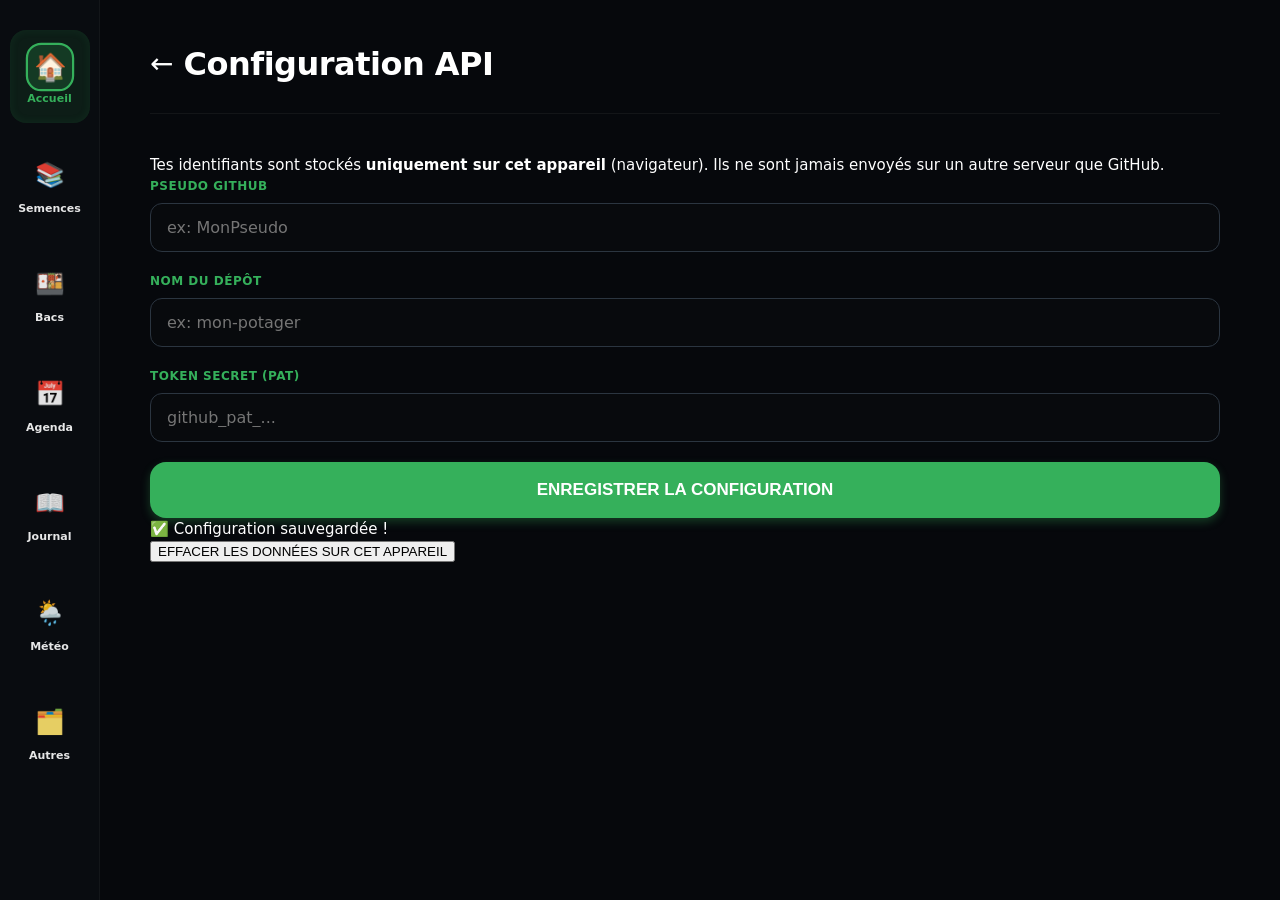
<file: index.html>
<!DOCTYPE html>
<html lang="fr">
<head>
    <meta charset="UTF-8">
    <meta name="viewport" content="width=device-width, initial-scale=1.0, maximum-scale=1.0, user-scalable=no">
    <title>Mon Potager 2026</title>
    <link rel="manifest" href="manifest.json">
    <link rel="icon" type="image/png" href="icon.png">
    <meta name="theme-color" content="#0c1015">
    <link rel="stylesheet" href="style.css">
</head>
<body>
    <header>
        <h1>Potager 2026</h1>
        <a href="parametres.html" style="text-decoration:none; font-size:24px; color:#fff;">⚙️</a>
    </header>

    <div class="container">
        <section id="action-express">
            <div class="type-grid">
                <div class="type-btn" onclick="selectAction(this, 'Semis')"><span>🌱</span>Semis</div>
                <div class="type-btn" onclick="selectAction(this, 'Repiquage')"><span>🪴</span>Repiq.</div>
                <div class="type-btn" onclick="selectAction(this, 'Plantation')"><span>🚜</span>Plant.</div>
                <div class="type-btn" onclick="selectAction(this, 'Récolte')"><span>🧺</span>Récolte</div>
                <div class="type-btn" onclick="selectAction(this, 'Arrachage')" style="color:var(--danger-red); border-color:var(--danger-red);"><span>🗑️</span>Arrachage</div>
                <div class="type-btn" onclick="selectAction(this, 'Note')"><span>📝</span>Note</div>
            </div>

            <div id="express-form" class="card hidden">
                <div class="note-meta">Action Express</div>
                <label>Plante concernée</label>
                <select id="val-seed" onchange="checkAssociations()"><option value="">📝 Note générale</option></select>
                <label>Date</label>
                <input type="date" id="val-date">
                <div id="extra-fields"></div>
                <label>Commentaire</label>
                <textarea id="val-note" rows="2" placeholder="Observations..."></textarea>
                <div onclick="document.getElementById('file-input').click()" class="photo-btn">📸 Ajouter une photo</div>
                <input type="file" id="file-input" class="hidden" accept="image/*" onchange="processPhoto(this)">
                <img id="preview-img" style="display:none;">
                <button class="save-btn" id="btnSave" onclick="saveEntry()">ENREGISTRER</button>
            </div>
        </section>

        <section class="widget">
            <div class="section-title">🌤️ MÉTÉO <a href="meteo.html" style="font-size:10px; color:var(--text-secondary); text-decoration:none; margin-left:10px;">Prévisions 7j ↗</a></div>
            <div class="weather-scroll" id="weather-box" onclick="window.location.href='meteo.html'" style="cursor: pointer;">Chargement...</div>
        </section>

        <section class="widget">
            <div class="section-title">📅 PROCHAINES ACTIONS</div>
            <div id="agenda-box" class="card">Calcul de votre calendrier...</div>
        </section>

        <section class="widget" id="sprouts-section" style="display:none; margin-bottom:15px;">
            <div class="section-title" style="color:#f1c40f; border-left-color:#f1c40f;">👀 LEVÉES SOUS SURVEILLANCE</div>
            <div id="sprouts-box" style="display:flex; flex-wrap:wrap; gap:8px; background:var(--card-bg); padding:15px; border-radius:12px; border:1px solid var(--border-color);"></div>
        </section>

        <section class="widget" style="padding-bottom:20px;">
            <div class="section-title">📖 DERNIÈRES NOTES</div>
            <div id="notes-box"></div>
        </section>
    </div>

    <nav class="nav-bar">
        <a href="index.html" class="nav-item active-nav"><span class="nav-icon">🏠</span>Accueil</a>
        <a href="repertoire.html" class="nav-item"><span class="nav-icon">📚</span>Semences</a>
        <a href="bacs.html" class="nav-item"><span class="nav-icon">🍱</span>Bacs</a>
        <a href="agenda.html" class="nav-item"><span class="nav-icon">📅</span>Agenda</a>
        <a href="journal.html" class="nav-item desktop-only"><span class="nav-icon">📖</span>Journal</a>
        <a href="meteo.html" class="nav-item desktop-only"><span class="nav-icon">🌦️</span>Météo</a>
        <a href="autres.html" class="nav-item"><span class="nav-icon">🗂️</span>Autres</a>
    </nav>

    <script>
        const user = localStorage.getItem('gh_user'), repo = localStorage.getItem('gh_repo'), token = localStorage.getItem('gh_token');
        let globalSeeds = [], globalJournal = [];
        let currentType = "", base64Photo = "", photoName = "";

        function addDays(date, days) {
            let res = new Date(date);
            res.setDate(res.getDate() + parseInt(days));
            return res;
        }

        const glossaryWords = ['stratifier', 'scarifier', 'poquet', 'plomber', 'gourmand', 'ébourgeonner', 'pincer', 'étêter', 'étreter', 'éclaircir', 'diriger', 'butter', 'biner', 'sarcler', 'pailler', 'arroser', 'nettoyer', 'palisser'];
        function getClosestSaturday(d) {
            const date = new Date(d);
            const day = date.getDay();
            const diff = day === 6 ? 0 : (day <= 2 ? -day - 1 : 6 - day);
            date.setDate(date.getDate() + diff);
            date.setHours(0,0,0,0);
            return date;
        }

        function getLexiqueBadge(text) {
            if(!text) return "";
            if(glossaryWords.some(w => text.toLowerCase().includes(w))) {
                return ` <a href="lexique.html" title="Voir l'Antisèche" style="text-decoration:none; filter:grayscale(100%); font-size:12px;" onclick="event.stopPropagation();">💡</a>`;
            }
            return "";
        }

        async function init() {
            if(!token) { window.location.href = 'parametres.html'; return; }
            document.getElementById('val-date').valueAsDate = new Date();
            loadWeather();
            try {
                const resS = await fetch(`https://api.github.com/repos/${user}/${repo}/contents/semences.json`, { headers: { 'Authorization': `Bearer ${token}` } });
                const seeds = JSON.parse(decodeURIComponent(escape(atob((await resS.json()).content))));
                globalSeeds = seeds;
                const sel = document.getElementById('val-seed');
                seeds.sort((a,b)=>a.identite.nom_commun.localeCompare(b.identite.nom_commun)).forEach(s => {
                    sel.innerHTML += `<option value="${s.id}">${s.identite.nom_commun} - ${s.identite.variete}</option>`;
                });
                loadWidgets(seeds);
            } catch(e) { console.error(e); }
        }

        async function loadWidgets(seeds) {
            const resJ = await fetch(`https://api.github.com/repos/${user}/${repo}/contents/journal.json?t=${Date.now()}`, { headers: { 'Authorization': `Bearer ${token}` } });
            const journal = JSON.parse(decodeURIComponent(escape(atob((await resJ.json()).content))));
            globalJournal = journal;
            
            // 1. DERNIÈRES NOTES
            document.getElementById('notes-box').innerHTML = journal.slice(-3).reverse().map(n => {
                const s = seeds.find(i => String(i.id) === String(n.seedId)) || {identite:{nom_commun:"Note Générale", variete:""}};
                return `
                <div class="journal-card" onclick="window.location.href='modifier-journal.html?id=${n.id}'">
                    <div class="journal-content-wrap">
                        <div class="journal-text">
                             <div class="note-meta">${n.date} • ${n.action}</div>
                            <div class="note-title">${s.identite.nom_commun} <span style="font-weight:400; font-size:14px; color:var(--text-secondary);">${s.identite.variete}</span></div>
                            ${n.quantite ? `<div style="margin: 8px 0;"><span class="badge">+ ${n.quantite} ${n.unite || 'unité(s)'}</span></div>` : ''}
                        </div>
                        ${n.photo ? `<img src="${n.photo}" class="journal-thumb" onclick="event.stopPropagation(); openImageModal(this.src)">` : ''}
                    </div>
                    ${n.note ? `<div class="note-content" style="margin-top:12px;">${n.note}</div>` : ''}
                </div>`;
            }).join('');

            // 2. PROCHAINES ACTIONS (REPRISE LOGIQUE AGENDA)
            let allTasks = [];
            let allSprouts = [];
            const today = new Date(); today.setHours(0,0,0,0);
            // 1. Calculs depuis les Semis
            journal.filter(j => j.action === 'Semis').forEach(entry => {
                const seed = seeds.find(s => String(s.id) === String(entry.seedId));
                if (!seed) return;
                const semisDate = entry.date;
                const isDirectSowing = entry.contenant === 'Pleine terre (sans contenant)';
                const stages = [];
                
                if (seed.delais?.levee > 0) {
                    allSprouts.push({ date: addDays(semisDate, seed.delais.levee), plant: seed.identite.nom_commun + (seed.identite.variete ? ' - ' + seed.identite.variete : '') });
                }
                if (!isDirectSowing && seed.delais?.repiquage > 0) {
                    stages.push({ d: (seed.delais?.levee || 0) + seed.delais.repiquage, t: "🪴 Repiquage" });
                }
                if (!isDirectSowing && seed.delais?.plantation > 0) {
                    stages.push({ d: (seed.delais?.levee || 0) + (seed.delais?.repiquage || 0) + seed.delais.plantation, t: "🚜 Plantation" });
                }
                if (seed.delais?.maturite > 0) {
                    stages.push({ d: (seed.delais?.levee || 0) + (isDirectSowing ? 0 : seed.delais?.repiquage || 0) + (isDirectSowing ? 0 : seed.delais?.plantation || 0) + seed.delais.maturite, t: "🧺 Récolte estimée" });
                }
                
                stages.forEach(st => {
                    if(st.d > 0) allTasks.push({ date: getClosestSaturday(addDays(semisDate, st.d)), title: st.t, plant: seed.identite.nom_commun + (seed.identite.variete ? ' - ' + seed.identite.variete : '') });
                });
                if (seed.taches_entretien) {
                    seed.taches_entretien.forEach(te => {
                        let baseDate = semisDate;
                        if (te.base === 'plantation') {
                            const realPlant = journal.find(j => String(j.seedId) === String(entry.seedId) && j.action === 'Plantation');
                            if (realPlant) baseDate = realPlant.date;
                            else baseDate = addDays(semisDate, (seed.delais?.levee || 0) + (seed.delais?.repiquage || 0) + (seed.delais?.plantation || 0));
                        } else if (te.base === 'levee') {
                            baseDate = addDays(semisDate, seed.delais?.levee || 0);
                        }
                        
                        const occ = te.occurences || 1;
                        const freq = te.frequence || 0;
                        const badge = getLexiqueBadge(te.label);
                        for(let i=0; i<occ; i++) {
                            allTasks.push({ date: getClosestSaturday(addDays(baseDate, te.delai + (i * freq))), title: `✂️ ${te.label}${badge}`, plant: seed.identite.nom_commun + (seed.identite.variete ? ' - ' + seed.identite.variete : '') });
                        }
                    });
                }
            });

            // 2. Calculs depuis les Plantations directes (plants achetés sans semis)
            journal.filter(j => j.action === 'Plantation').forEach(entry => {
                const seed = seeds.find(s => String(s.id) === String(entry.seedId));
                if (!seed) return;
                const planDate = new Date(entry.date);
                const hasRecentSemis = journal.some(s => s.action === 'Semis' && String(s.seedId) === String(entry.seedId) && 
                                      new Date(s.date) <= planDate && (planDate - new Date(s.date)) < 100 * 24 * 60 * 60 * 1000);
                if(!hasRecentSemis) {
                    if (seed.delais?.maturite > 0) {
                        allTasks.push({ date: getClosestSaturday(addDays(entry.date, seed.delais.maturite)), title: "🧺 Récolte estimée (Achat)", plant: seed.identite.nom_commun + (seed.identite.variete ? ' - ' + seed.identite.variete : '') });
                    }
                    if (seed.taches_entretien) {
                        seed.taches_entretien.filter(te => te.base === 'plantation').forEach(te => {
                            const occ = te.occurences || 1;
                            const freq = te.frequence || 0;
                            const badge = getLexiqueBadge(te.label);
                            for(let i=0; i<occ; i++) {
                                allTasks.push({ date: getClosestSaturday(addDays(entry.date, te.delai + (i * freq))), title: `✂️ ${te.label}${badge}`, plant: seed.identite.nom_commun + (seed.identite.variete ? ' - ' + seed.identite.variete : '') });
                            }
                        });
                    }
                }
            });

            // 3. Semis idéal conseillé
            const recoGroups = {};
            const cy = today.getFullYear();
            seeds.forEach(s => {
                if(s.conseil_semis && s.conseil_semis.date) {
                    const hasSemis = journal.some(j => j.action === 'Semis' && String(j.seedId) === String(s.id) && new Date(j.date).getFullYear() === cy);
                    if(!hasSemis) {
                        const d = new Date(s.conseil_semis.date); d.setFullYear(cy);
                        const k = d.getTime() + "|" + s.conseil_semis.texte;
                        if(!recoGroups[k]) recoGroups[k] = { date: d, t: s.conseil_semis.texte, p: [] };
                        recoGroups[k].p.push(s.identite.nom_commun + (s.identite.variete ? ' - ' + s.identite.variete : ''));
                    }
                }
            });
            Object.values(recoGroups).forEach(g => {
                allTasks.push({ date: getClosestSaturday(g.date), title: "🎯 Faire Semis", plant: [...new Set(g.p)].join(', '), desc: g.t });
            });

            const nextSprouts = allSprouts.filter(t => t.date >= today && t.date <= addDays(today, 14)).sort((a,b)=>a.date-b.date);
            if(nextSprouts.length > 0) {
                const spHTML = nextSprouts.map(s => `<span class="badge" style="background:rgba(241,196,15,0.1); color:#f1c40f; border:1px solid #f1c40f;">🌱 ${s.plant} (${s.date.getDate()}/${s.date.getMonth()+1})</span>`).join(' ');
                document.getElementById('sprouts-box').innerHTML = spHTML;
                document.getElementById('sprouts-section').style.display = 'block';
            } else {
                document.getElementById('sprouts-section').style.display = 'none';
            }

            const nextTasks = allTasks.filter(t => t.date >= today).sort((a, b) => a.date - b.date);
            const grouped = {};
            nextTasks.forEach(t => {
                const k = t.date.getTime();
                if(!grouped[k]) grouped[k] = { date: t.date, items: [] };
                grouped[k].items.push(t);
            });

            const saturdays = Object.values(grouped).slice(0, 2);
            document.getElementById('agenda-box').innerHTML = saturdays.map(g => `
                <div class="item" style="flex-direction:column; align-items:flex-start; background:rgba(0,0,0,0.2); border:1px solid var(--border-color); border-left:3px solid var(--accent-green); padding:15px; border-radius:8px;">
                    <div style="font-weight:900; font-size:16px; margin-bottom:12px; color:var(--accent-green); display:flex; align-items:center; gap:8px;">
                        <span>📆 Samedi ${g.date.toLocaleDateString('fr-FR', {day:'numeric', month:'long'})}</span>
                    </div>
                    <ul style="margin:0; padding-left:20px; list-style-type:circle;">
                        ${g.items.map(i => `<li style="margin-bottom:6px;"><b>${i.title}</b> : ${i.plant} ${i.desc ? `<div style="font-size:11.5px; color:#FFA500; font-style:italic; margin-top:2px;">💡 ${i.desc}</div>` : '' }</li>`).join('')}
                    </ul>
                </div>
            `).join('') || `<div class="empty-msg">Aucune action physique au jardin prévue.</div>`;
        }

        function processPhoto(input) {
            if (input.files && input.files[0]) {
                const reader = new FileReader();
                reader.onload = function(e) {
                    const img = new Image();
                    img.onload = function() {
                        const canvas = document.createElement('canvas');
                        let width = img.width, height = img.height, max = 500;
                        if (width > height) { if (width > max) { height *= max / width; width = max; } }
                        else { if (height > max) { width *= max / height; height = max; } }
                        canvas.width = width; canvas.height = height;
                        canvas.getContext('2d').drawImage(img, 0, 0, width, height);
                        const data = canvas.toDataURL('image/jpeg', 0.7);
                        const preview = document.getElementById('preview-img');
                        preview.src = data; preview.style.display = 'block';
                        base64Photo = data.split(',')[1];
                        photoName = `IMG_${Date.now()}.jpg`;
                    };
                    img.src = e.target.result;
                };
                reader.readAsDataURL(input.files[0]);
            }
        }

        function checkAssociations() {
            const seedId = document.getElementById('val-seed').value;
            const locEl = document.getElementById('val-loc');
            let alertEl = document.getElementById('assoc-alert');
            
            if(!alertEl) {
                alertEl = document.createElement('div');
                alertEl.id = 'assoc-alert';
                alertEl.style.display = 'none';
                alertEl.style.background = 'rgba(255,82,82,0.1)';
                alertEl.style.borderLeft = '4px solid var(--danger-red)';
                alertEl.style.padding = '10px';
                alertEl.style.marginTop = '15px';
                alertEl.style.marginBottom = '15px';
                alertEl.style.borderRadius = '4px';
                alertEl.style.fontSize = '12px';
                const ef = document.getElementById('extra-fields');
                if(ef) ef.insertAdjacentElement('afterend', alertEl);
            }
            
            if(!seedId || !locEl || !locEl.value || (currentType !== 'Semis' && currentType !== 'Plantation' && currentType !== 'Repiquage')) {
                alertEl.style.display = 'none';
                return;
            }

            const currentSeed = globalSeeds.find(s => String(s.id) === String(seedId));
            if(!currentSeed) { alertEl.style.display = 'none'; return; }

            const loc = locEl.value;
            const currentYear = new Date().getFullYear();
            
            // Trouver les plantes actives dans ce bac cette année
            const activePlantsInLoc = [];
            globalJournal.forEach(j => {
                if((j.bac === loc || j.emplacement === loc) && new Date(j.date).getFullYear() === currentYear && j.seedId) {
                    if(j.action === 'Semis' || j.action === 'Plantation' || j.action === 'Repiquage') {
                        activePlantsInLoc.push(j.seedId);
                    }
                    if(j.action === 'Arrachage' || j.action === 'Récolte') {
                        const idx = activePlantsInLoc.lastIndexOf(j.seedId);
                        if(idx > -1) activePlantsInLoc.splice(idx, 1);
                    }
                }
            });

            if(activePlantsInLoc.length === 0) { alertEl.style.display = 'none'; return; }

            let conflicts = [];
            const activeSeeds = activePlantsInLoc.map(id => globalSeeds.find(s => String(s.id) === String(id))).filter(Boolean);
            
            activeSeeds.forEach(aS => {
                let nameA = aS.identite.nom_commun.toLowerCase();
                let nameCur = currentSeed.identite.nom_commun.toLowerCase();
                
                // seed courante déteste la seed existante
                if(currentSeed.particularites?.mauvais_compagnons?.some(m => nameA.includes(m.toLowerCase()) || m.toLowerCase().includes(nameA))) {
                    conflicts.push(aS.identite.nom_commun);
                }
                // seed existante déteste la seed courante (réciprocité)
                else if(aS.particularites?.mauvais_compagnons?.some(m => nameCur.includes(m.toLowerCase()) || m.toLowerCase().includes(nameCur))) {
                    conflicts.push(aS.identite.nom_commun);
                }
            });

            if(conflicts.length > 0) {
                const uniq = [...new Set(conflicts)].join(', ');
                alertEl.innerHTML = `<strong style="color:var(--danger-red);">⚠️ ALERTE COMPAGNONNAGE</strong><br>L'ajout de <b>${currentSeed.identite.nom_commun}</b> est une très mauvaise idée à côté de : <b>${uniq}</b> (actuellement présente(s) dans <b>${loc}</b>). Leurs croissances risquent de se perturber fortement.`;
                alertEl.style.display = 'block';
            } else {
                alertEl.style.display = 'none';
            }
        }

        function selectAction(btn, type) {
            document.querySelectorAll('.type-btn').forEach(b => b.classList.remove('active'));
            btn.classList.add('active'); currentType = type;
            document.getElementById('express-form').classList.remove('hidden');
            let html = "";
            if(type === 'Semis' || type === 'Repiquage' || type === 'Plantation' || type === 'Arrachage') {
                html = `
                    <label>Lieu / Destination</label>
                    <select id="val-loc" onchange="checkAssociations()">
                        <option>Serre intérieure</option><option>Serre extérieure</option>
                        <option>Bac A</option><option>Bac B</option><option>Bac C</option>
                        <option>Bac D</option><option>Bac E</option><option>Pleine terre</option><option>Autre</option>
                    </select>
            `;
                if(type === 'Semis' || type === 'Repiquage') {
                    html += `
                        <label>Contenant</label>
                        <select id="val-cont">
                            <option>Pleine terre (sans contenant)</option><option>Plaque de semis</option>
                            <option>Godet</option><option>Caissette</option><option>Pot individuel</option><option>Autre</option>
                        </select>
                    `;
                }
                html += `
                    <label>Quantité</label>
                    <input type="number" id="val-qty" placeholder="${type === 'Arrachage' ? 'Vide = vider tout' : 'Nombre'}">
                `;
            } else if(type === 'Récolte') {
                html = `
                    <label>Quantité récoltée</label>
                    <div class="grid-2">
                        <input type="number" id="val-qty" placeholder="Nombre">
                        <select id="val-unit">
                            <option value="unités">Produit(s)</option>
                            <option value="kg">kg</option>
                            <option value="g">g</option>
                        </select>
                    </div>
                `;
            }
            document.getElementById('extra-fields').innerHTML = html;
            checkAssociations();
        }

        async function saveEntry() {
            const btn = document.getElementById('btnSave'); btn.innerText = "⏳ ENREGISTREMENT..."; btn.disabled = true;
            try {
                let photoUrl = "";
                if(base64Photo) {
                    const path = `photos/${photoName}`;
                    await fetch(`https://api.github.com/repos/${user}/${repo}/contents/${path}`, { method: 'PUT', headers: { 'Authorization': `Bearer ${token}` }, body: JSON.stringify({ message: "Photo Express", content: base64Photo }) });
                    photoUrl = `https://raw.githubusercontent.com/${user}/${repo}/master/${path}`;
                }
                const resJ = await fetch(`https://api.github.com/repos/${user}/${repo}/contents/journal.json`, { headers: { 'Authorization': `Bearer ${token}` } });
                const dataJ = await resJ.json();
                let journal = JSON.parse(decodeURIComponent(escape(atob(dataJ.content))));
                journal.push({ id: Date.now(), date: document.getElementById('val-date').value, action: currentType, seedId: document.getElementById('val-seed').value, note: document.getElementById('val-note').value, photo: photoUrl, quantite: parseInt(document.getElementById('val-qty')?.value) || 0, bac: document.getElementById('val-bac')?.value, emplacement: document.getElementById('val-loc')?.value, contenant: document.getElementById('val-cont')?.value, unite: document.getElementById('val-unit')?.value || "" });
                await fetch(`https://api.github.com/repos/${user}/${repo}/contents/journal.json`, { method: 'PUT', headers: { 'Authorization': `Bearer ${token}` }, body: JSON.stringify({ message: "Update Express", content: btoa(unescape(encodeURIComponent(JSON.stringify(journal, null, 2)))), sha: dataJ.sha }) });
                location.reload();
            } catch(e) { alert("Erreur"); btn.disabled = false; btn.innerText = "ENREGISTRER"; }
        }

        async function loadWeather() {
            try {
                const res = await fetch("https://api.open-meteo.com/v1/forecast?latitude=46.67&longitude=-1.43&daily=weathercode,temperature_2m_max&timezone=Europe%2FParis");
                const data = await res.json();
                const getWeatherIcon = (code) => {
                    if (code === 0) return "☀️"; if (code <= 3) return "🌤️";
                    if (code >= 51 && code <= 67) return "🌧️";
                    if (code >= 80 && code <= 82) return "🌦️";
                    if (code >= 95) return "⛈️"; return "☁️";
                };
                document.getElementById('weather-box').innerHTML = data.daily.time.map((t, i) => `<div class="weather-day"><small>${i===0?"Auj.":new Date(t).toLocaleDateString('fr-FR',{weekday:'short'})}</small><div style="font-size:24px; margin:5px 0;">${getWeatherIcon(data.daily.weathercode[i])}</div><strong>${Math.round(data.daily.temperature_2m_max[i])}°</strong></div>`).join('');
            } catch(e) { document.getElementById('weather-box').innerText = "Erreur météo"; }
        }
        
        function openImageModal(src) {
            const m = document.createElement('div');
            m.className = 'image-modal';
            m.onclick = () => m.remove();
            const close = document.createElement('span');
            close.className = 'image-modal-close';
            close.innerHTML = '&times;';
            const img = document.createElement('img');
            img.src = src;
            img.className = 'image-modal-content';
            m.appendChild(close);
            m.appendChild(img);
            document.body.appendChild(m);
        }

        window.onload = init;
    </script>
</body>
</html>
</file>
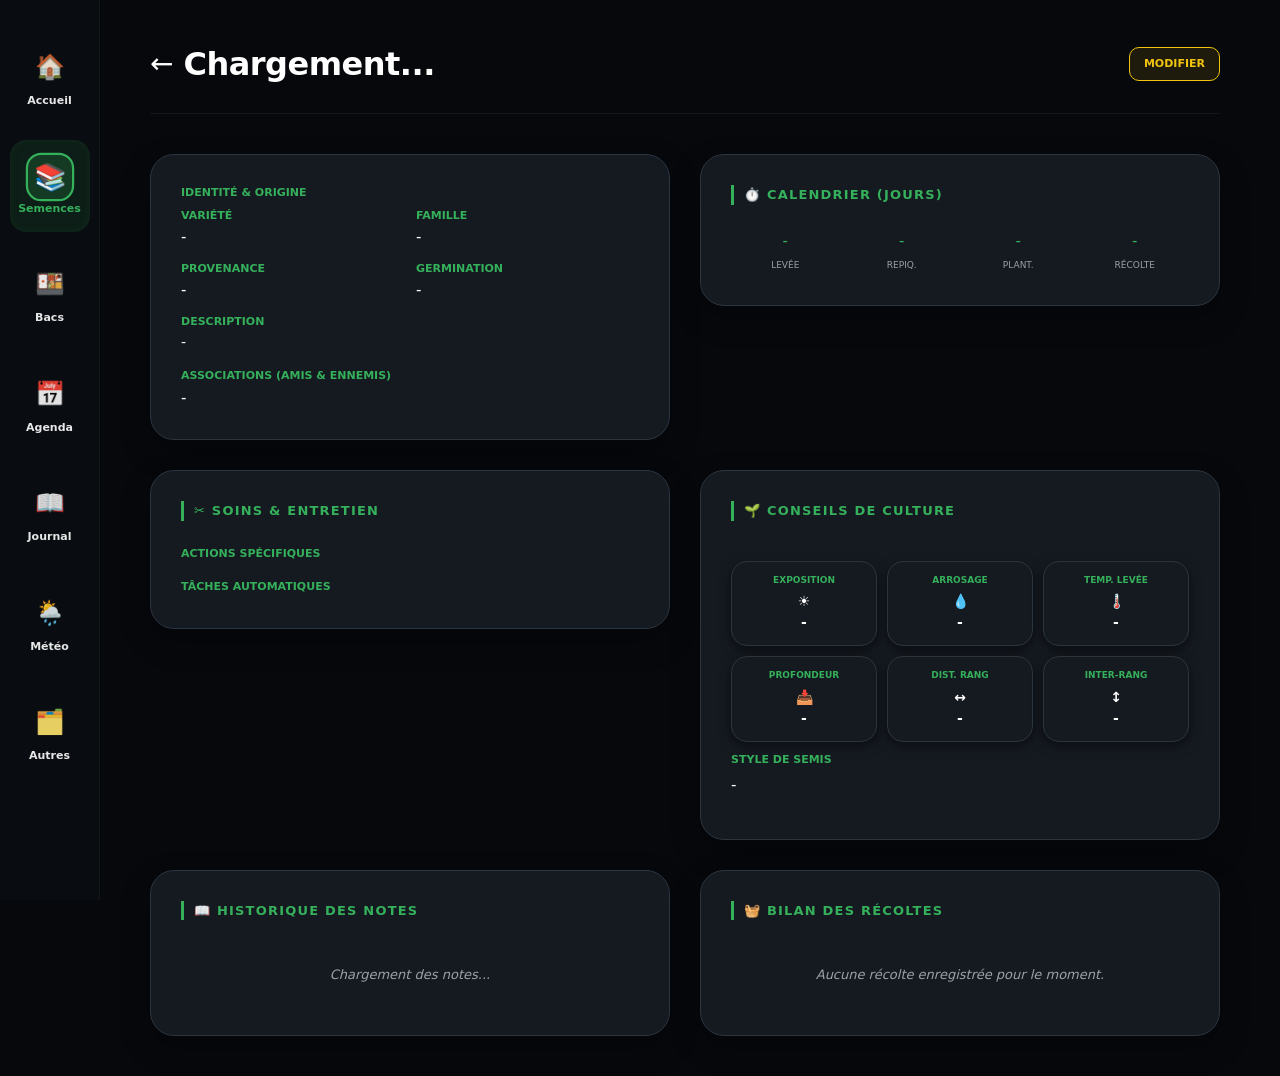
<file: fiche-semence.html>
<!DOCTYPE html>
<html lang="fr">
<head>
    <meta charset="UTF-8">
    <meta name="viewport" content="width=device-width, initial-scale=1.0, maximum-scale=1.0, user-scalable=no">
    <title>Fiche détaillée - Potager 2026</title>
    <link rel="stylesheet" href="style.css">
    <link rel="icon" type="image/png" href="icon.png">
</head>
<body>

    <header>
        <a href="#" onclick="window.history.length > 1 ? window.history.back() : window.location.href='repertoire.html'; return false;" class="back-btn">←</a>
        <h1 id="page-title">Chargement...</h1>
        <a href="#" id="link-edit" class="edit-btn">MODIFIER</a>
    </header>

    <div class="container">
        <section class="widget">
            <div class="info-card">
                <div class="note-meta">Identité & Origine</div>
            <div class="grid-2">
                <div>
                    <span class="info-label">Variété</span>
                    <div class="info-value" id="v-variete">-</div>
                </div>
                <div>
                    <span class="info-label">Famille</span>
                    <div class="info-value" id="v-famille">-</div>
                </div>
            </div>
            <div class="grid-2">
                <div>
                    <span class="info-label">Provenance</span>
                    <div class="info-value" id="v-prov">-</div>
                </div>
                <div>
                    <span class="info-label">Germination</span>
                    <div class="info-value" id="v-germ">-</div>
                </div>
            </div>
            <span class="info-label">Description</span>
            <div id="v-desc" class="note-content" style="margin-bottom: 15px;">-</div>
            
            <span class="info-label">Associations (Amis & Ennemis)</span>
            <div id="v-assoc" style="display:flex; flex-wrap:wrap; gap:5px;">-</div>
        </div>
        </section>

        <section class="widget">
            <div class="section-title">⏱️ Calendrier (jours)</div>
        <div class="info-card">
            <div class="grid-4" style="margin-bottom: 0;">
                <div style="text-align:center;">
                    <div class="info-value" id="d-levee" style="color:var(--accent-green); margin-bottom:0;">-</div>
                    <small style="font-size:9px; color:var(--text-secondary); text-transform:uppercase;">Levée</small>
                </div>
                <div style="text-align:center;">
                    <div class="info-value" id="d-repiq" style="color:var(--accent-green); margin-bottom:0;">-</div>
                    <small style="font-size:9px; color:var(--text-secondary); text-transform:uppercase;">Repiq.</small>
                </div>
                <div style="text-align:center;">
                    <div class="info-value" id="d-plant" style="color:var(--accent-green); margin-bottom:0;">-</div>
                    <small style="font-size:9px; color:var(--text-secondary); text-transform:uppercase;">Plant.</small>
                </div>
                <div style="text-align:center;">
                    <div class="info-value" id="d-matur" style="color:var(--accent-green); margin-bottom:0;">-</div>
                    <small style="font-size:9px; color:var(--text-secondary); text-transform:uppercase;">Récolte</small>
                </div>
            </div>
            <div id="c-conseil-box" style="display:none; margin-top:20px; padding:12px; background:rgba(53,176,91,0.05); border-left:3px solid var(--accent-green); border-radius:6px;">
                <span class="info-label" style="color:var(--accent-green); margin-bottom:6px; letter-spacing:0.5px;">🎯 Date idéale de Semis (Vendée)</span>
                <div id="c-conseil-date" style="font-weight:800; font-size:16px; color:var(--text-primary); text-transform:capitalize; margin-bottom:8px;">...</div>
                <div id="c-conseil-texte" style="font-size:13.5px; color:var(--text-secondary); font-style:italic; line-height:1.4;">...</div>
            </div>
        </div>
        </section>

        <section class="widget">
            <div class="section-title">✂️ Soins & Entretien</div>
        <div class="info-card">
            <span class="info-label">Actions spécifiques</span>
            <div id="s-soins" style="display: flex; gap: 8px; flex-wrap: wrap; margin-bottom: 15px;"></div>
            
            <span class="info-label">Tâches automatiques</span>
            <div id="s-tasks"></div>
        </div>
        </section>

        <section class="widget">
            <div class="section-title">🌱 Conseils de culture</div>
        <div class="icon-grid">
            <div class="icon-box">
                <small>Exposition</small>
                <span>☀️ <span id="c-expo">-</span></span>
            </div>
            <div class="icon-box">
                <small>Arrosage</small>
                <span>💧 <span id="c-eau">-</span></span>
            </div>
            <div class="icon-box">
                <small>Temp. Levée</small>
                <span>🌡️ <span id="c-temp">-</span></span>
            </div>
            <div class="icon-box">
                <small>Profondeur</small>
                <span>📥 <span id="c-prof">-</span></span>
            </div>
            <div class="icon-box">
                <small>Dist. Rang</small>
                <span>↔️ <span id="c-dist-r">-</span></span>
            </div>
            <div class="icon-box">
                <small>Inter-rang</small>
                <span>↕️ <span id="c-dist-i">-</span></span>
            </div>
        </div>
        <div class="info-card" style="margin-top: -5px;">
            <span class="info-label" style="margin-bottom:6px;">Style de semis</span>
            <div class="info-value" id="c-style">-</div>
        </div>
        </section>

        <section class="widget">
            <div class="section-title">📖 Historique des notes</div>
        <div id="journal-history">
            <div class="empty-msg">Chargement des notes...</div>
        </div>
        </section>

        <section class="widget">
            <div class="section-title">🧺 Bilan des récoltes</div>
        <div id="stats-recoltes" class="info-card">
            <div class="empty-msg">Aucune récolte enregistrée pour le moment.</div>
        </div>
        </section>
    </div>

    <nav class="nav-bar">
        <a href="index.html" class="nav-item"><span class="nav-icon">🏠</span>Accueil</a>
        <a href="repertoire.html" class="nav-item active-nav"><span class="nav-icon">📚</span>Semences</a>
        <a href="bacs.html" class="nav-item"><span class="nav-icon">🍱</span>Bacs</a>
        <a href="agenda.html" class="nav-item"><span class="nav-icon">📅</span>Agenda</a>
        <a href="journal.html" class="nav-item desktop-only"><span class="nav-icon">📖</span>Journal</a>
        <a href="meteo.html" class="nav-item desktop-only"><span class="nav-icon">🌦️</span>Météo</a>
        <a href="autres.html" class="nav-item"><span class="nav-icon">🗂️</span>Autres</a>
    </nav>

    <script>
        const user = localStorage.getItem('gh_user'), repo = localStorage.getItem('gh_repo'), token = localStorage.getItem('gh_token');
        const params = new URLSearchParams(window.location.search);
        const seedId = params.get('id');

        const glossaryWords = ['stratifier', 'scarifier', 'poquet', 'plomber', 'gourmand', 'ébourgeonner', 'pincer', 'étêter', 'étreter', 'éclaircir', 'diriger', 'butter', 'biner', 'sarcler', 'pailler', 'arroser', 'nettoyer', 'palisser'];
        function getLexiqueBadge(text) {
            if(!text) return "";
            if(glossaryWords.some(w => text.toLowerCase().includes(w))) {
                return ` <a href="lexique.html" title="Voir l'Antisèche" style="text-decoration:none; filter:grayscale(100%); font-size:14px;" onclick="event.stopPropagation();">💡</a>`;
            }
            return "";
        }

        async function init() {
            if(!token || !seedId) return;
            document.getElementById('link-edit').href = `modifier-semence.html?id=${seedId}`;

            try {
                const resS = await fetch(`https://api.github.com/repos/${user}/${repo}/contents/semences.json?t=${Date.now()}`, { headers: { 'Authorization': `Bearer ${token}` } });
                const seeds = JSON.parse(decodeURIComponent(escape(atob((await resS.json()).content))));
                const s = seeds.find(item => String(item.id) === String(seedId));

                if(s) {
                    // Identité
                    document.getElementById('page-title').innerText = s.identite.nom_commun;
                    document.getElementById('v-variete').innerText = s.identite.variete || '-';
                    document.getElementById('v-famille').innerText = s.identite.famille || '-';
                    document.getElementById('v-prov').innerText = s.identite.provenance || '-';
                    document.getElementById('v-germ').innerText = s.identite.duree_germ ? s.identite.duree_germ + ' jours' : '-';
                    document.getElementById('v-desc').innerText = s.identite.description || '-';
                    
                    let assocHtml = "";
                    if(s.particularites?.bons_compagnons && s.particularites.bons_compagnons.length > 0) {
                        assocHtml += s.particularites.bons_compagnons.map(p => `<span class="badge" style="background:rgba(53,176,91,0.15); color:var(--accent-green); border:1px solid var(--accent-green); font-size:11px;">👍 ${p}</span>`).join('');
                    }
                    if(s.particularites?.mauvais_compagnons && s.particularites.mauvais_compagnons.length > 0) {
                        assocHtml += s.particularites.mauvais_compagnons.map(p => `<span class="badge" style="background:rgba(255,82,82,0.1); color:var(--danger-red); border:1px solid var(--danger-red); font-size:11px;">👎 ${p}</span>`).join('');
                    }
                    document.getElementById('v-assoc').innerHTML = assocHtml || '<span style="font-size:12px; color:var(--text-secondary); font-style:italic;">Aucune association notée</span>';

                    // Culture
                    document.getElementById('c-expo').innerText = s.culture?.exposition || s.technique?.exposition || '-';
                    document.getElementById('c-eau').innerText = s.culture?.eau || s.technique?.eau || '-';
                    document.getElementById('c-temp').innerText = s.culture?.temp_levee || '-';
                    document.getElementById('c-prof').innerText = s.culture?.profondeur || '-';
                    document.getElementById('c-dist-r').innerText = (s.culture?.dist_rang || s.technique?.distance) ? (s.culture?.dist_rang || s.technique?.distance) + ' cm' : '-';
                    document.getElementById('c-dist-i').innerText = s.culture?.dist_inter ? s.culture.dist_inter + ' cm' : '-';
                    document.getElementById('c-style').innerText = s.culture?.style_semis || '-';
                    
                    if(s.conseil_semis && s.conseil_semis.date) {
                        document.getElementById('c-conseil-box').style.display = 'block';
                        const d = new Date(s.conseil_semis.date); d.setFullYear(new Date().getFullYear());
                        document.getElementById('c-conseil-date').innerText = d.toLocaleDateString('fr-FR', { weekday: 'long', day: 'numeric', month: 'long' });
                        document.getElementById('c-conseil-texte').innerText = "💡 " + s.conseil_semis.texte;
                    }

                    // Délais
                    document.getElementById('d-levee').innerText = s.delais?.levee || 0;
                    document.getElementById('d-repiq').innerText = s.delais?.repiquage || 0;
                    document.getElementById('d-plant').innerText = s.delais?.plantation || 0;
                    document.getElementById('d-matur').innerText = s.delais?.maturite || 0;

                    // Soins & Tâches
                    if(s.particularites?.soins) {
                        document.getElementById('s-soins').innerHTML = s.particularites.soins.map(soin => `<span class="badge">${soin}</span>`).join('');
                    }
                    if(s.taches_entretien) {
                        document.getElementById('s-tasks').innerHTML = s.taches_entretien.map(t => {
                            const badge = getLexiqueBadge(t.label);
                            return `
                            <div class="item" style="cursor:default;">
                                <div class="item-name" style="font-size:13px;">${t.label}${badge}
                                    ${t.frequence > 0 ? `<br><small style="color:var(--text-secondary)">Tous les ${t.frequence}j (${t.occurences}x)</small>` : ''}
                                </div>
                                <div class="item-qty" style="font-size:11px;">+${t.delai}j (${t.base})</div>
                            </div>
                            `;
                        }).join('');
                    }

                    // Historique & Stats
                    const resJ = await fetch(`https://api.github.com/repos/${user}/${repo}/contents/journal.json?t=${Date.now()}`, { headers: { 'Authorization': `Bearer ${token}` } });
                    if(resJ.ok) {
                        const journal = JSON.parse(decodeURIComponent(escape(atob((await resJ.json()).content))));
                        const entries = journal.filter(e => String(e.seedId) === String(seedId));
                        renderStats(entries);
                        renderHistory(entries);
                    }
                }
            } catch(e) { console.error(e); }
        }

        function renderStats(entries) {
            const harvest = entries.filter(e => e.action === 'Récolte');
            if(harvest.length === 0) return;
            const stats = {};
            harvest.forEach(e => {
                const year = new Date(e.date).getFullYear();
                const unit = e.unite || 'unités';
                if(!stats[year]) stats[year] = {};
                stats[year][unit] = (stats[year][unit] || 0) + (parseFloat(e.quantite) || 0);
            });
            document.getElementById('stats-recoltes').innerHTML = Object.keys(stats).reverse().map(y => `
                <div style="margin-bottom:10px; padding-bottom:5px;">
                    <div class="note-meta">SAISON ${y}</div>
                    ${Object.keys(stats[y]).map(u => `
                        <div class="item">
                            <div class="item-name">Production totale</div>
                            <div class="item-qty">${stats[y][u]} ${u}</div>
                        </div>`).join('')}
                </div>
            `).join('');
        }

        function renderHistory(entries) {
            const history = entries.reverse().slice(0, 5);
            document.getElementById('journal-history').innerHTML = history.length > 0 ? history.map(e => `
                <div class="journal-card" style="margin-bottom:12px; cursor:pointer;" onclick="window.location.href='modifier-journal.html?id=${e.id}'">
                    <div class="journal-content-wrap">
                        <div class="journal-text">
                            <div class="note-meta">${e.date} • ${e.action}</div>
                            ${e.quantite ? `<div style="margin: 8px 0;"><span class="badge">+ ${e.quantite} ${e.unite || 'unité(s)'}</span></div>` : ''}
                        </div>
                        ${e.photo ? `<img src="${e.photo}" class="journal-thumb" onclick="event.stopPropagation(); openImageModal(this.src)">` : ''}
                    </div>
                    <div class="note-content" style="margin-top:12px;">${e.note || 'Aucun commentaire.'}</div>
                </div>
            `).join('') : '<div class="empty-msg">Aucune note pour cette plante.</div>';
        }
        
        function openImageModal(src) {
            const m = document.createElement('div');
            m.className = 'image-modal';
            m.onclick = () => m.remove();
            const close = document.createElement('span');
            close.className = 'image-modal-close';
            close.innerHTML = '&times;';
            const img = document.createElement('img');
            img.src = src;
            img.className = 'image-modal-content';
            m.appendChild(close);
            m.appendChild(img);
            document.body.appendChild(m);
        }

        window.onload = init;
    </script>
</body>
</html>
</file>
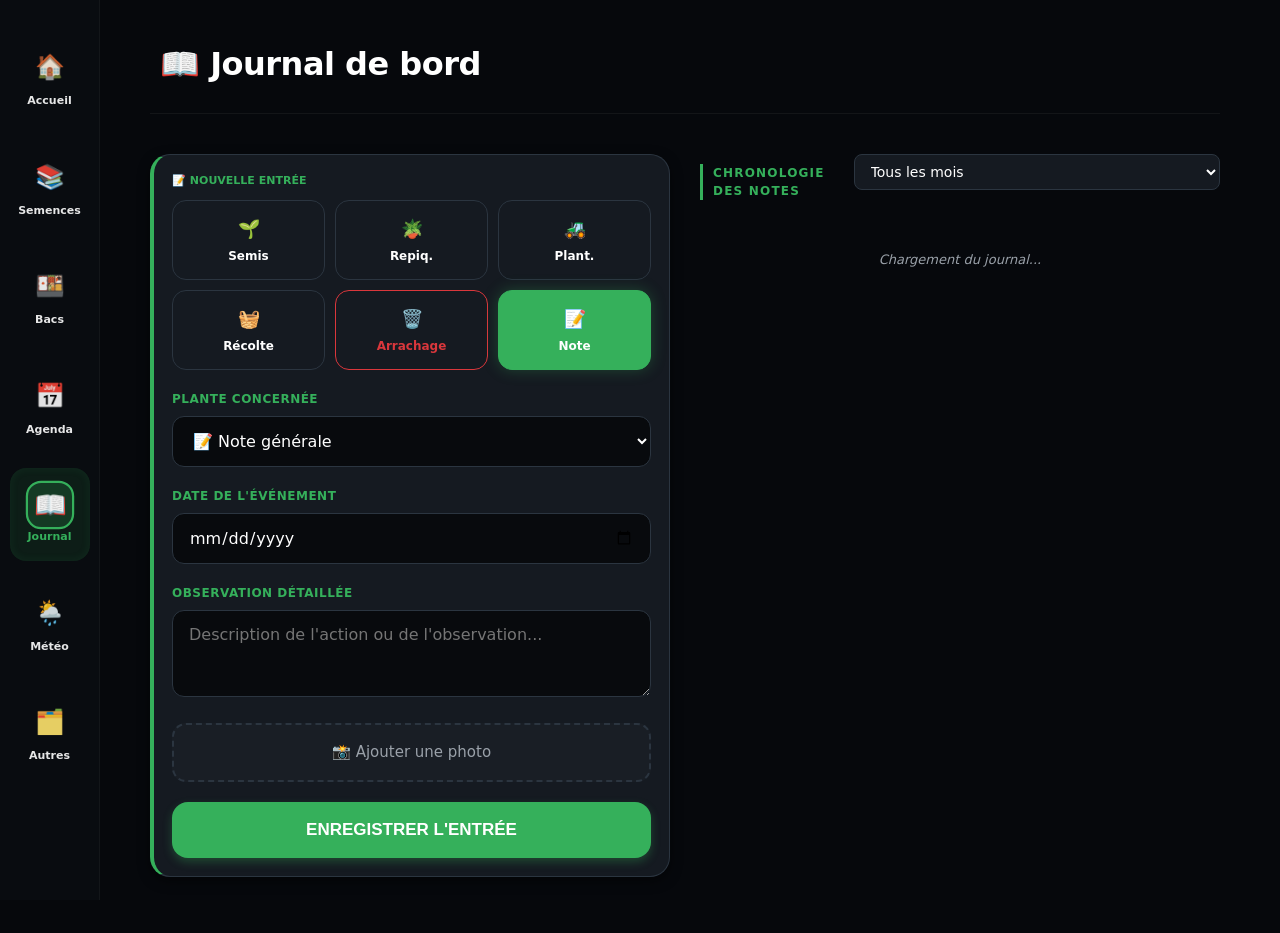
<file: journal.html>
<!DOCTYPE html>
<html lang="fr">
<head>
    <meta charset="UTF-8">
    <meta name="viewport" content="width=device-width, initial-scale=1.0, maximum-scale=1.0, user-scalable=no">
    <title>Mon Journal - Potager 2026</title>
    <link rel="stylesheet" href="style.css">
    <link rel="icon" type="image/png" href="icon.png">
</head>
<body>

    <header>
        <h1>📖 Journal de bord</h1>
    </header>

    <div class="container">
        <div class="journal-col">
            <div class="journal-card" style="cursor:default;">
                <div class="note-meta">📝 Nouvelle entrée</div>
            
            <div class="type-grid" style="margin-top: 10px;">
                <div class="type-btn" onclick="selectAction(this, 'Semis')"><span>🌱</span>Semis</div>
                <div class="type-btn" onclick="selectAction(this, 'Repiquage')"><span>🪴</span>Repiq.</div>
                <div class="type-btn" onclick="selectAction(this, 'Plantation')"><span>🚜</span>Plant.</div>
                <div class="type-btn" onclick="selectAction(this, 'Récolte')"><span>🧺</span>Récolte</div>
                <div class="type-btn" onclick="selectAction(this, 'Arrachage')" style="color:var(--danger-red); border-color:var(--danger-red);"><span>🗑️</span>Arrachage</div>
                <div class="type-btn active" onclick="selectAction(this, 'Note')"><span>📝</span>Note</div>
            </div>

            <div id="express-form">
                <label>Plante concernée</label>
                <select id="val-seed" onchange="checkAssociations()">
                    <option value="">📝 Note générale</option>
                </select>

                <label>Date de l'événement</label>
                <input type="date" id="val-date">

                <div id="extra-fields"></div>

                <label>Observation détaillée</label>
                <textarea id="val-note" rows="3" placeholder="Description de l'action ou de l'observation..."></textarea>

                <div onclick="document.getElementById('file-input').click()" class="photo-btn">📸 Ajouter une photo</div>
                <input type="file" id="file-input" class="hidden" accept="image/*" onchange="processPhoto(this)">
                
                <img id="preview-img" style="display:none;">
                
                <button class="save-btn" id="btnSaveNote" onclick="saveEntry()">ENREGISTRER L'ENTRÉE</button>
            </div>
        </div>
        </div>

        <div class="journal-col">
            <div style="display: flex; justify-content: space-between; align-items: center; margin-bottom: 20px;">
                <div class="section-title" style="margin-bottom: 0;">Chronologie des notes</div>
                <select id="filter-month" onchange="renderFilteredJournal()" style="background: var(--card-bg); color: var(--text-primary); border: 1px solid var(--border-color); padding: 8px 12px; border-radius: 8px; font-size: 14px; outline: none; cursor:pointer;">
                    <option value="all">Tous les mois</option>
                    <option value="01">Janvier</option>
                    <option value="02">Février</option>
                    <option value="03">Mars</option>
                    <option value="04">Avril</option>
                    <option value="05">Mai</option>
                    <option value="06">Juin</option>
                    <option value="07">Juillet</option>
                    <option value="08">Août</option>
                    <option value="09">Septembre</option>
                    <option value="10">Octobre</option>
                    <option value="11">Novembre</option>
                    <option value="12">Décembre</option>
                </select>
            </div>
            <div id="journal-list">
                <div class="empty-msg">Chargement du journal...</div>
            </div>
        </div>
    </div>

    <nav class="nav-bar">
        <a href="index.html" class="nav-item"><span class="nav-icon">🏠</span>Accueil</a>
        <a href="repertoire.html" class="nav-item"><span class="nav-icon">📚</span>Semences</a>
        <a href="bacs.html" class="nav-item"><span class="nav-icon">🍱</span>Bacs</a>
        <a href="agenda.html" class="nav-item"><span class="nav-icon">📅</span>Agenda</a>
        <a href="journal.html" class="nav-item desktop-only active-nav"><span class="nav-icon">📖</span>Journal</a>
        <a href="meteo.html" class="nav-item desktop-only"><span class="nav-icon">🌦️</span>Météo</a>
        <a href="autres.html" class="nav-item"><span class="nav-icon">🗂️</span>Autres</a>
    </nav>

    <script>
        const user = localStorage.getItem('gh_user'), 
              repo = localStorage.getItem('gh_repo'), 
              token = localStorage.getItem('gh_token');
        let globalSeeds = [], globalJournal = [];
        let base64Photo = "", photoName = "", currentType = "Note";

        async function init() {
            if(!token) return;
            document.getElementById('val-date').valueAsDate = new Date();
            
            try {
                const resS = await fetch(`https://api.github.com/repos/${user}/${repo}/contents/semences.json?t=${Date.now()}`, { 
                    headers: { 'Authorization': `Bearer ${token}` } 
                });
                globalSeeds = JSON.parse(decodeURIComponent(escape(atob((await resS.json()).content))));
                
                const sel = document.getElementById('val-seed');
                globalSeeds.sort((a,b)=>a.identite.nom_commun.localeCompare(b.identite.nom_commun)).forEach(s => {
                    sel.innerHTML += `<option value="${s.id}">${s.identite.nom_commun} - ${s.identite.variete}</option>`;
                });
                
                loadJournal();
            } catch(e) { console.error("Erreur init:", e); }
        }

        function checkAssociations() {
            const seedId = document.getElementById('val-seed').value;
            const locEl = document.getElementById('val-loc');
            let alertEl = document.getElementById('assoc-alert');
            
            if(!alertEl) {
                alertEl = document.createElement('div');
                alertEl.id = 'assoc-alert';
                alertEl.style.display = 'none';
                alertEl.style.background = 'rgba(255,82,82,0.1)';
                alertEl.style.borderLeft = '4px solid var(--danger-red)';
                alertEl.style.padding = '10px';
                alertEl.style.marginTop = '15px';
                alertEl.style.marginBottom = '15px';
                alertEl.style.borderRadius = '4px';
                alertEl.style.fontSize = '12px';
                const ef = document.getElementById('extra-fields');
                if(ef) ef.insertAdjacentElement('afterend', alertEl);
            }
            
            if(!seedId || !locEl || !locEl.value || (currentType !== 'Semis' && currentType !== 'Plantation' && currentType !== 'Repiquage')) {
                alertEl.style.display = 'none';
                return;
            }

            const currentSeed = globalSeeds.find(s => String(s.id) === String(seedId));
            if(!currentSeed) { alertEl.style.display = 'none'; return; }

            const loc = locEl.value;
            const currentYear = new Date().getFullYear();
            
            const activePlantsInLoc = [];
            globalJournal.forEach(j => {
                if((j.bac === loc || j.emplacement === loc) && new Date(j.date).getFullYear() === currentYear && j.seedId) {
                    if(j.action === 'Semis' || j.action === 'Plantation' || j.action === 'Repiquage') {
                        activePlantsInLoc.push(j.seedId);
                    }
                    if(j.action === 'Arrachage' || j.action === 'Récolte') {
                        const idx = activePlantsInLoc.lastIndexOf(j.seedId);
                        if(idx > -1) activePlantsInLoc.splice(idx, 1);
                    }
                }
            });

            if(activePlantsInLoc.length === 0) { alertEl.style.display = 'none'; return; }

            let conflicts = [];
            const activeSeeds = activePlantsInLoc.map(id => globalSeeds.find(s => String(s.id) === String(id))).filter(Boolean);
            
            activeSeeds.forEach(aS => {
                let nameA = aS.identite.nom_commun.toLowerCase();
                let nameCur = currentSeed.identite.nom_commun.toLowerCase();
                
                if(currentSeed.particularites?.mauvais_compagnons?.some(m => nameA.includes(m.toLowerCase()) || m.toLowerCase().includes(nameA))) {
                    conflicts.push(aS.identite.nom_commun);
                }
                else if(aS.particularites?.mauvais_compagnons?.some(m => nameCur.includes(m.toLowerCase()) || m.toLowerCase().includes(nameCur))) {
                    conflicts.push(aS.identite.nom_commun);
                }
            });

            if(conflicts.length > 0) {
                const uniq = [...new Set(conflicts)].join(', ');
                alertEl.innerHTML = `<strong style="color:var(--danger-red);">⚠️ ALERTE COMPAGNONNAGE</strong><br>L'ajout de <b>${currentSeed.identite.nom_commun}</b> est une très mauvaise idée à côté de : <b>${uniq}</b> (actuellement présente(s) dans <b>${loc}</b>). Leurs croissances risquent de se perturber fortement.`;
                alertEl.style.display = 'block';
            } else {
                alertEl.style.display = 'none';
            }
        }

        function selectAction(btn, type) {
            document.querySelectorAll('.type-btn').forEach(b => b.classList.remove('active'));
            btn.classList.add('active'); currentType = type;
            let form = document.getElementById('express-form');
            if(form) form.classList.remove('hidden');
            let html = "";
            if(type === 'Semis' || type === 'Repiquage' || type === 'Plantation' || type === 'Arrachage') {
                html = `
                    <label>Lieu / Destination</label>
                    <select id="val-loc" onchange="checkAssociations()">
                        <option>Serre intérieure</option><option>Serre extérieure</option>
                        <option>Bac A</option><option>Bac B</option><option>Bac C</option>
                        <option>Bac D</option><option>Bac E</option><option>Pleine terre</option><option>Autre</option>
                    </select>
                `;
                if(type === 'Semis' || type === 'Repiquage') {
                    html += `
                        <label>Contenant</label>
                        <select id="val-cont">
                            <option>Pleine terre (sans contenant)</option><option>Plaque de semis</option>
                            <option>Godet</option><option>Caissette</option><option>Pot individuel</option><option>Autre</option>
                        </select>
                    `;
                }
                html += `
                    <label>Quantité</label>
                    <input type="number" id="val-qty" placeholder="${type === 'Arrachage' ? 'Vide = vider tout' : 'Nombre'}">
                `;
            } else if(type === 'Récolte') {
                html = `
                    <label>Quantité récoltée</label>
                    <div class="grid-2">
                        <input type="number" id="val-qty" placeholder="Nombre">
                        <select id="val-unit">
                            <option value="unités">Produit(s)</option>
                            <option value="kg">kg</option>
                            <option value="g">g</option>
                        </select>
                    </div>
                `;
            }
            document.getElementById('extra-fields').innerHTML = html;
            checkAssociations();
        }

        function processPhoto(input) {
            if (input.files && input.files[0]) {
                const reader = new FileReader();
                reader.onload = (e) => {
                    const img = new Image();
                    img.onload = () => {
                        const canvas = document.createElement('canvas');
                        let width = img.width, height = img.height, max = 500; 
                        if (width > height) { if (width > max) { height *= max / width; width = max; } } 
                        else { if (height > max) { width *= max / height; height = max; } }
                        canvas.width = width; canvas.height = height;
                        canvas.getContext('2d').drawImage(img, 0, 0, width, height);
                        const data = canvas.toDataURL('image/jpeg', 0.7);
                        const preview = document.getElementById('preview-img');
                        preview.src = data; preview.style.display = 'block';
                        base64Photo = data.split(',')[1];
                        photoName = `IMG_${Date.now()}.jpg`;
                    };
                    img.src = e.target.result;
                };
                reader.readAsDataURL(input.files[0]);
            }
        }

        async function loadJournal() {
            try {
                const resJ = await fetch(`https://api.github.com/repos/${user}/${repo}/contents/journal.json?t=${Date.now()}`, { 
                    headers: { 'Authorization': `Bearer ${token}` } 
                });
                const journal = JSON.parse(decodeURIComponent(escape(atob((await resJ.json()).content))));
                globalJournal = journal;
                globalJournal.reverse(); // On inverse une seule fois à la source
                renderFilteredJournal(); // On passe au rendu
            } catch (e) {
                document.getElementById('journal-list').innerHTML = `<div class="empty-msg">Aucune entrée trouvée.</div>`;
            }
        }

        function renderFilteredJournal() {
            const m = document.getElementById('filter-month').value;
            let filtered = globalJournal;
            if(m !== 'all') {
                filtered = globalJournal.filter(j => j.date && j.date.split('-')[1] === m);
            }
            if(filtered.length === 0) {
                document.getElementById('journal-list').innerHTML = `<div class="empty-msg">Aucune entrée pour cette période.</div>`;
                return;
            }
            
            document.getElementById('journal-list').innerHTML = filtered.map(n => {
                const s = globalSeeds.find(i => String(i.id) === String(n.seedId)) || { identite: { nom_commun: "Note Générale", variete: "" } };
                const icon = n.action === 'Récolte' ? '🧺' : (n.action === 'Semis' ? '🌱' : (n.action === 'Plantation' ? '🚜' : '📝'));
                
                return `
                <div class="journal-card" onclick="window.location.href='modifier-journal.html?id=${n.id}'">
                    <div class="journal-content-wrap">
                        <div class="journal-text">
                            <div class="note-meta">${n.date} • ${n.action} ${icon}</div>
                            <div class="note-title">${s.identite.nom_commun} <span style="font-weight:400; font-size:14px; color:var(--text-secondary);">${s.identite.variete}</span></div>
                            
                            ${n.quantite ? `<div style="margin: 8px 0;"><span class="badge">+ ${n.quantite} ${n.unite || 'unité(s)'}</span></div>` : ''}
                        </div>
                        ${n.photo ? `<img src="${n.photo}" class="journal-thumb" onclick="event.stopPropagation(); openImageModal(this.src)">` : ''}
                    </div>
                    
                    ${n.note ? `<div class="note-content" style="margin-top:12px;">${n.note}</div>` : ''}
                    
                    <div style="margin-top:10px; display:flex; gap:10px; flex-wrap:wrap;">
                        ${n.bac ? `<span style="font-size:12px; opacity:0.6;">🍱 ${n.bac}</span>` : ''}
                        ${n.emplacement ? `<span style="font-size:12px; opacity:0.6;">📍 ${n.emplacement}</span>` : ''}
                        ${n.contenant ? `<span style="font-size:12px; opacity:0.6;">📦 ${n.contenant}</span>` : ''}
                    </div>
                </div>`;
            }).join('');
        }

        async function saveEntry() {
            const text = document.getElementById('val-note').value;
            // Ne pas empêcher de sauver un repiquage sans texte si action physique
            if(currentType === 'Note' && !text && !base64Photo) return;
            
            const btn = document.getElementById('btnSaveNote');
            const originalText = btn.innerText;
            btn.innerText = "⏳ SYNCHRONISATION..."; btn.disabled = true;

            try {
                let photoUrl = "";
                if(base64Photo) {
                    const path = `photos/${photoName}`;
                    await fetch(`https://api.github.com/repos/${user}/${repo}/contents/${path}`, { 
                        method: 'PUT', headers: { 'Authorization': `Bearer ${token}` }, 
                        body: JSON.stringify({ message: "Photo journal", content: base64Photo }) 
                    });
                    photoUrl = `https://raw.githubusercontent.com/${user}/${repo}/master/${path}`;
                }

                const resJ = await fetch(`https://api.github.com/repos/${user}/${repo}/contents/journal.json`, { headers: { 'Authorization': `Bearer ${token}` } });
                const dataJ = await resJ.json();
                let journal = JSON.parse(decodeURIComponent(escape(atob(dataJ.content))));
                
                journal.push({ 
                    id: Date.now(), 
                    date: document.getElementById('val-date').value, 
                    action: currentType, 
                    seedId: document.getElementById('val-seed').value, 
                    note: text, 
                    photo: photoUrl,
                    quantite: parseInt(document.getElementById('val-qty')?.value) || 0,
                    unite: document.getElementById('val-unit')?.value || "",
                    bac: document.getElementById('val-bac')?.value || "",
                    emplacement: document.getElementById('val-loc')?.value || "",
                    contenant: document.getElementById('val-cont')?.value || ""
                });
                
                await fetch(`https://api.github.com/repos/${user}/${repo}/contents/journal.json`, { 
                    method: 'PUT', headers: { 'Authorization': `Bearer ${token}` }, 
                    body: JSON.stringify({ message: `Ajout ${currentType}`, content: btoa(unescape(encodeURIComponent(JSON.stringify(journal, null, 2)))), sha: dataJ.sha }) 
                });
                
                location.reload();
            } catch(e) { 
                alert("Erreur lors de l'enregistrement");
                btn.innerText = originalText; btn.disabled = false;
            }
        }
        
        function openImageModal(src) {
            const m = document.createElement('div');
            m.className = 'image-modal';
            m.onclick = () => m.remove();
            const close = document.createElement('span');
            close.className = 'image-modal-close';
            close.innerHTML = '&times;';
            const img = document.createElement('img');
            img.src = src;
            img.className = 'image-modal-content';
            m.appendChild(close);
            m.appendChild(img);
            document.body.appendChild(m);
        }

        window.onload = init;
    </script>
</body>
</html>
</file>
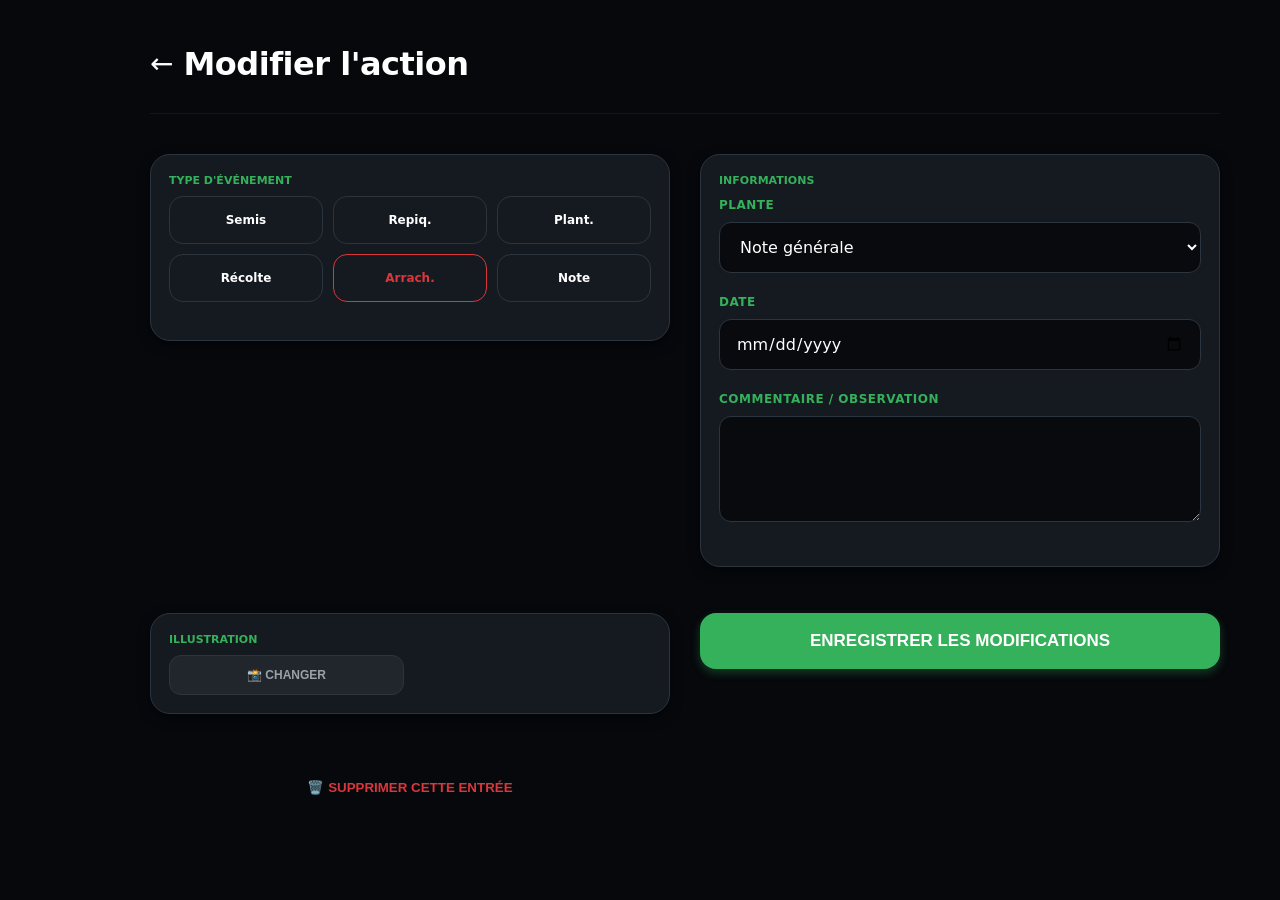
<file: modifier-journal.html>
<!DOCTYPE html>
<html lang="fr">
<head>
    <meta charset="UTF-8">
    <meta name="viewport" content="width=device-width, initial-scale=1.0, maximum-scale=1.0, user-scalable=no">
    <title>Modifier l'action - Potager 2026</title>
    <link rel="stylesheet" href="style.css">
    <link rel="icon" type="image/png" href="icon.png">
</head>
<body>

    <header>
        <a href="#" onclick="window.history.length > 1 ? window.history.back() : window.location.href='journal.html'; return false;" class="back-btn">←</a>
        <h1>Modifier l'action</h1>
    </header>

    <div class="container">
        <div class="card">
            <div class="note-meta">Type d'événement</div>
            <div class="type-grid">
                <div class="type-btn" data-type="Semis" onclick="changeType('Semis')">Semis</div>
                <div class="type-btn" data-type="Repiquage" onclick="changeType('Repiquage')">Repiq.</div>
                <div class="type-btn" data-type="Plantation" onclick="changeType('Plantation')">Plant.</div>
                <div class="type-btn" data-type="Récolte" onclick="changeType('Récolte')">Récolte</div>
                <div class="type-btn" data-type="Arrachage" onclick="changeType('Arrachage')" style="color:var(--danger-red); border-color:var(--danger-red);">Arrach.</div>
                <div class="type-btn" data-type="Note" onclick="changeType('Note')">Note</div>
            </div>
        </div>

        <div class="card">
            <div class="note-meta">Informations</div>
            
            <label>Plante</label>
            <select id="val-seed"><option value="">Note générale</option></select>
            
            <label>Date</label>
            <input type="date" id="val-date">
            
            <div id="dynamic-fields"></div>

            <label>Commentaire / Observation</label>
            <textarea id="val-note" rows="4"></textarea>
        </div>

        <div class="card">
            <div class="note-meta">Illustration</div>
            <img id="current-img" style="display:none; width:100%; border-radius:12px; margin-bottom:15px; border:1px solid var(--border-color);">
            
            <div class="grid-2">
                <button type="button" class="filter-btn" onclick="document.getElementById('file-input').click()">📸 CHANGER</button>
                <button type="button" id="del-photo-btn" class="filter-btn hidden" style="color:var(--danger-red); border-color:var(--danger-red);" onclick="removePhoto()">SUPPRIMER</button>
            </div>
            
            <input type="file" id="file-input" class="hidden" accept="image/*" onchange="processNewPhoto(this)">
        </div>

        <button type="button" class="save-btn" id="btnSave" onclick="updateEntry()">ENREGISTRER LES MODIFICATIONS</button>
        
        <button type="button" style="width:100%; background:none; border:none; color:var(--danger-red); font-weight:bold; padding:20px; cursor:pointer;" onclick="deleteEntry()">
            🗑️ SUPPRIMER CETTE ENTRÉE
        </button>
    </div>

    <script>
        const entryId = parseInt(new URLSearchParams(window.location.search).get('id'));
        const user = localStorage.getItem('gh_user'), repo = localStorage.getItem('gh_repo'), token = localStorage.getItem('gh_token');
        let currentType = "", photoUrl = "", base64Photo = "", photoName = "";

        async function init() {
            if(!token || !entryId) return;
            
            try {
                // Charger semences pour le menu
                const resS = await fetch(`https://api.github.com/repos/${user}/${repo}/contents/semences.json`, { headers: { 'Authorization': `Bearer ${token}` } });
                const seeds = JSON.parse(decodeURIComponent(escape(atob((await resS.json()).content))));
                const sel = document.getElementById('val-seed');
                seeds.sort((a,b)=>a.identite.nom_commun.localeCompare(b.identite.nom_commun)).forEach(s => {
                    sel.innerHTML += `<option value="${s.id}">${s.identite.nom_commun} - ${s.identite.variete}</option>`;
                });

                // Charger l'entrée du journal
                const resJ = await fetch(`https://api.github.com/repos/${user}/${repo}/contents/journal.json?t=${Date.now()}`, { headers: { 'Authorization': `Bearer ${token}` } });
                const journal = JSON.parse(decodeURIComponent(escape(atob((await resJ.json()).content))));
                const entry = journal.find(n => n.id === entryId);

                if(entry) fillForm(entry);
            } catch(e) { console.error(e); }
        }

        function fillForm(e) {
            document.getElementById('val-date').value = e.date;
            document.getElementById('val-seed').value = e.seedId || "";
            document.getElementById('val-note').value = e.note || "";
            
            if(e.photo) {
                photoUrl = e.photo;
                const img = document.getElementById('current-img');
                img.src = e.photo;
                img.style.display = 'block';
                document.getElementById('del-photo-btn').classList.remove('hidden');
            }

            changeType(e.action, e);
        }

        function changeType(type, entry = null) {
            currentType = type;
            document.querySelectorAll('.type-btn').forEach(b => {
                b.classList.toggle('active', b.innerText.includes(type) || b.dataset.type === type);
            });

            const dyn = document.getElementById('dynamic-fields');
            let html = "";

            if(type === 'Semis' || type === 'Repiquage' || type === 'Plantation' || type === 'Arrachage') {
                const locHTML = `
                    <label>Lieu / Emplacement</label>
                    <select id="val-loc">
                        <option ${entry?.emplacement === 'Serre intérieure' || entry?.bac === 'Serre intérieure'?'selected':''}>Serre intérieure</option>
                        <option ${entry?.emplacement === 'Serre extérieure' || entry?.bac === 'Serre extérieure'?'selected':''}>Serre extérieure</option>
                        <option ${entry?.bac === 'Bac A' || entry?.emplacement === 'Bac A'?'selected':''}>Bac A</option>
                        <option ${entry?.bac === 'Bac B' || entry?.emplacement === 'Bac B'?'selected':''}>Bac B</option>
                        <option ${entry?.bac === 'Bac C' || entry?.emplacement === 'Bac C'?'selected':''}>Bac C</option>
                        <option ${entry?.bac === 'Bac D' || entry?.emplacement === 'Bac D'?'selected':''}>Bac D</option>
                        <option ${entry?.bac === 'Bac E' || entry?.emplacement === 'Bac E'?'selected':''}>Bac E</option>
                        <option ${entry?.emplacement === 'Pleine terre' || entry?.bac === 'Pleine terre'?'selected':''}>Pleine terre</option>
                        <option ${entry?.bac === 'Autre' || entry?.emplacement === 'Autre'?'selected':''}>Autre</option>
                    </select>
                `;
                
                let contHTML = "";
                if(type === 'Semis' || type === 'Repiquage') {
                    contHTML = `
                        <label>Contenant</label>
                        <select id="val-cont">
                            <option ${entry?.contenant === 'Pleine terre (sans contenant)'?'selected':''}>Pleine terre (sans contenant)</option>
                            <option ${entry?.contenant === 'Plaque de semis'?'selected':''}>Plaque de semis</option>
                            <option ${entry?.contenant === 'Godet'?'selected':''}>Godet</option>
                            <option ${entry?.contenant === 'Caissette'?'selected':''}>Caissette</option>
                            <option ${entry?.contenant === 'Pot individuel'?'selected':''}>Pot individuel</option>
                            <option ${entry?.contenant === 'Autre'?'selected':''}>Autre</option>
                        </select>
                    `;
                }

                html = locHTML + contHTML + `
                    <label>Quantité</label>
                    <input type="number" id="val-qty" value="${entry?.quantite || ''}" placeholder="${type === 'Arrachage' ? 'Vide = tout' : ''}">
                `;
            } else if(type === 'Récolte') {
                html = `
                    <label>Quantité</label>
                    <div class="grid-2">
                        <input type="number" id="val-qty" value="${entry?.quantite || ''}">
                        <select id="val-unit">
                            <option value="unités" ${entry?.unite==='unités'?'selected':''}>Produit(s)</option>
                            <option value="kg" ${entry?.unite==='kg'?'selected':''}>kg</option>
                            <option value="g" ${entry?.unite==='g'?'selected':''}>g</option>
                        </select>
                    </div>
                `;
            }
            dyn.innerHTML = html;
        }

        function processNewPhoto(input) {
            if (input.files && input.files[0]) {
                const reader = new FileReader();
                reader.onload = function(e) {
                    const img = new Image();
                    img.onload = function() {
                        const canvas = document.createElement('canvas');
                        let width = img.width, height = img.height, max = 500;
                        if (width > height) { if (width > max) { height *= max / width; width = max; } }
                        else { if (height > max) { width *= max / height; height = max; } }
                        
                        canvas.width = width; canvas.height = height;
                        canvas.getContext('2d').drawImage(img, 0, 0, width, height);
                        const data = canvas.toDataURL('image/jpeg', 0.7);
                        
                        const current = document.getElementById('current-img');
                        current.src = data;
                        current.style.display = 'block';
                        document.getElementById('del-photo-btn').classList.remove('hidden');
                        
                        base64Photo = data.split(',')[1];
                        photoName = `IMG_${Date.now()}.jpg`;
                        photoUrl = ""; 
                    };
                    img.src = e.target.result;
                };
                reader.readAsDataURL(input.files[0]);
            }
        }

        function removePhoto() {
            photoUrl = "";
            base64Photo = "";
            document.getElementById('current-img').src = "";
            document.getElementById('current-img').style.display = 'none';
            document.getElementById('del-photo-btn').classList.add('hidden');
        }

        async function updateEntry() {
            const btn = document.getElementById('btnSave'); btn.innerText = "⏳ SYNCHRONISATION..."; btn.disabled = true;

            try {
                let finalPhotoUrl = photoUrl;
                if(base64Photo) {
                    const path = `photos/${photoName}`;
                    await fetch(`https://api.github.com/repos/${user}/${repo}/contents/${path}`, {
                        method: 'PUT', headers: { 'Authorization': `Bearer ${token}` },
                        body: JSON.stringify({ message: "Photo mise à jour", content: base64Photo })
                    });
                    finalPhotoUrl = `https://raw.githubusercontent.com/${user}/${repo}/master/${path}`;
                }

                const resJ = await fetch(`https://api.github.com/repos/${user}/${repo}/contents/journal.json`, { headers: { 'Authorization': `Bearer ${token}` } });
                const dataJ = await resJ.json();
                let journal = JSON.parse(decodeURIComponent(escape(atob(dataJ.content))));
                
                const index = journal.findIndex(n => n.id === entryId);
                if(index !== -1) {
                    journal[index] = {
                        ...journal[index],
                        date: document.getElementById('val-date').value,
                        action: currentType,
                        seedId: document.getElementById('val-seed').value,
                        note: document.getElementById('val-note').value,
                        photo: finalPhotoUrl,
                        quantite: parseInt(document.getElementById('val-qty')?.value) || 0,
                        bac: document.getElementById('val-bac')?.value,
                        emplacement: document.getElementById('val-loc')?.value,
                        contenant: document.getElementById('val-cont')?.value,
                        unite: document.getElementById('val-unit')?.value || ""
                    };
                }

                await fetch(`https://api.github.com/repos/${user}/${repo}/contents/journal.json`, {
                    method: 'PUT', headers: { 'Authorization': `Bearer ${token}` },
                    body: JSON.stringify({ message: `Update entry ${entryId}`, content: btoa(unescape(encodeURIComponent(JSON.stringify(journal, null, 2)))), sha: dataJ.sha })
                });
                window.location.href = 'journal.html';
            } catch(e) { alert("Erreur MAJ"); btn.disabled = false; btn.innerText = "REESSAYER"; }
        }

        async function deleteEntry() {
            if(!confirm("Supprimer définitivement cette note ?")) return;
            try {
                const resJ = await fetch(`https://api.github.com/repos/${user}/${repo}/contents/journal.json`, { headers: { 'Authorization': `Bearer ${token}` } });
                const dataJ = await resJ.json();
                let journal = JSON.parse(decodeURIComponent(escape(atob(dataJ.content))));
                
                const filtered = journal.filter(n => n.id !== entryId);
                await fetch(`https://api.github.com/repos/${user}/${repo}/contents/journal.json`, {
                    method: 'PUT', headers: { 'Authorization': `Bearer ${token}` },
                    body: JSON.stringify({ message: `Delete entry ${entryId}`, content: btoa(unescape(encodeURIComponent(JSON.stringify(filtered, null, 2)))), sha: dataJ.sha })
                });
                window.location.href = 'journal.html';
            } catch(e) { alert("Erreur suppression"); }
        }

        window.onload = init;
    </script>
</body>
</html>
</file>
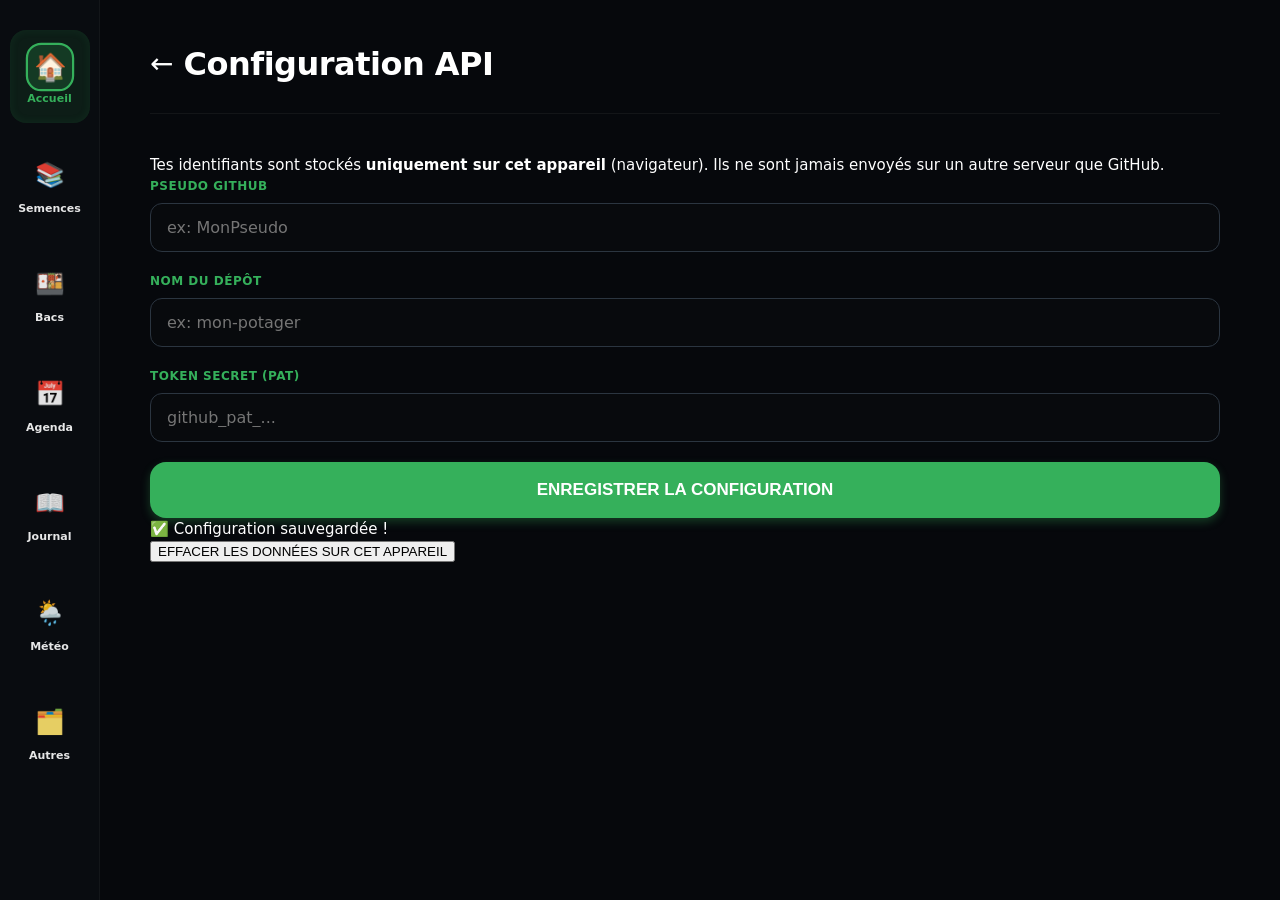
<file: modifier-semence.html>
<!DOCTYPE html>
<html lang="fr">
<head>
    <meta charset="UTF-8">
    <meta name="viewport" content="width=device-width, initial-scale=1.0, maximum-scale=1.0, user-scalable=no">
    <title>Gérer la fiche - Potager 2026</title>
    <link rel="stylesheet" href="style.css">
    <link rel="icon" type="image/png" href="icon.png">
</head>
<body>
    <header>
        <a href="#" onclick="window.history.length > 1 ? window.history.back() : window.location.href='repertoire.html'; return false;" class="back-btn">←</a>
        <h1 id="page-title">Nouvelle Semence</h1>
    </header>

    <div class="container">
        <form id="editForm" onsubmit="event.preventDefault(); save();">
            <div class="card">
                <div class="note-meta">1. Identité de la plante</div>
                
                <label>Nom commun</label>
                <input type="text" id="nom_commun" required placeholder="Ex: Tomate">

                <label>Variété</label>
                <input type="text" id="variete" required placeholder="Ex: Noire de Crimée">

                <div class="grid-2">
                    <div>
                        <label>Famille</label>
                        <select id="famille">
                            <option value="">Sélectionnez...</option>
                            <option value="Solanacées">🍅 Solanacées (Tomate...)</option>
                            <option value="Cucurbitacées">🥒 Cucurbitacées (Courge...)</option>
                            <option value="Fabacées">🫘 Fabacées (Haricot...)</option>
                            <option value="Brassicacées">🥦 Brassicacées (Chou...)</option>
                            <option value="Alliacées">🧅 Alliacées (Ail, Oignon...)</option>
                            <option value="Apiacées">🥕 Apiacées (Carotte...)</option>
                            <option value="Astéracées">🌼 Astéracées (Laitue...)</option>
                            <option value="Chénopodiacées">🥬 Chénopodiacées (Bette...)</option>
                            <option value="Lamiacées">🌿 Lamiacées (Basilic...)</option>
                            <option value="Autre">Autre</option>
                        </select>
                    </div>
                    <div>
                        <label>Provenance</label>
                        <select id="provenance">
                            <option value="">Sélectionnez...</option>
                            <option value="Kokopelli">Kokopelli</option>
                            <option value="Vilmorin">Vilmorin</option>
                            <option value="Données">Données</option>
                            <option value="Récoltées">Récoltées</option>
                            <option value="Déchets de cuisine">Déchets de cuisine</option>
                            <option value="Autre">Autre</option>
                        </select>
                    </div>
                </div>

                <div class="grid-2">
                    <div>
                        <label>Durée Germinative</label>
                        <select id="duree_germ">
                            <option value="">Inconnue</option>
                            <option value="1">1 an</option>
                            <option value="2">2 ans</option>
                            <option value="3">3 ans</option>
                            <option value="4">4 ans</option>
                            <option value="5">5+ ans</option>
                        </select>
                    </div>
                    </div>
                </div>

                <div class="note-meta" style="margin-top:15px; margin-bottom:10px;">Comportement & Associations</div>
                <datalist id="datalist-seeds"></datalist>
                
                <div style="background:rgba(53,176,91,0.05); padding:10px; border-radius:8px; border:1px solid rgba(53,176,91,0.3); margin-bottom:15px;">
                    <label style="color:var(--accent-green);">👍 Associations Favorables (Amis)</label>
                    <div id="bons-tags" style="display:flex; flex-wrap:wrap; gap:5px; margin-bottom:10px;"></div>
                    <div style="display:flex; gap:5px;">
                        <input type="text" id="input-bon" placeholder="Choisir ou taper une plante..." list="datalist-seeds" style="margin-bottom:0;">
                        <button type="button" onclick="addTag('bons', document.getElementById('input-bon').value)" style="padding:0 20px; border-radius:8px; background:var(--accent-green); color:#000; border:none; font-weight:bold; cursor:pointer;">+</button>
                    </div>
                </div>

                <div style="background:rgba(255,82,82,0.05); padding:10px; border-radius:8px; border:1px solid rgba(255,82,82,0.3); margin-bottom:15px;">
                    <label style="color:var(--danger-red);">👎 Associations à Éviter (Ennemis)</label>
                    <div id="mauvais-tags" style="display:flex; flex-wrap:wrap; gap:5px; margin-bottom:10px;"></div>
                    <div style="display:flex; gap:5px;">
                        <input type="text" id="input-mauvais" placeholder="Choisir ou taper une plante..." list="datalist-seeds" style="margin-bottom:0;">
                        <button type="button" onclick="addTag('mauvais', document.getElementById('input-mauvais').value)" style="padding:0 20px; border-radius:8px; background:var(--danger-red); color:#fff; border:none; font-weight:bold; cursor:pointer;">+</button>
                    </div>
                </div>

                <label>Description / Notes</label>
                <textarea id="description" rows="2" placeholder="Informations générales..."></textarea>
            </div>

            <div class="card">
                <div class="note-meta">2. Conseils de Culture</div>
                
                <div class="grid-2">
                    <div>
                        <label>Exposition</label>
                        <select id="exposition">
                            <option value="Soleil">☀️ Plein Soleil</option>
                            <option value="Mi-ombre">⛅ Mi-ombre</option>
                            <option value="Ombre">☁️ Ombre</option>
                        </select>
                    </div>
                    <div>
                        <label>Arrosage</label>
                        <select id="eau">
                            <option value="Normal">💧 Normal</option>
                            <option value="Faible">🌵 Faible</option>
                            <option value="Important">💧💧 Important</option>
                        </select>
                    </div>
                </div>

                <div class="grid-2">
                    <div>
                        <label>Style de semis</label>
                        <select id="style_semis">
                            <option value="Godet puis terre">🪴 Godet d'abord</option>
                            <option value="En poquet">🤏 En poquet</option>
                            <option value="En ligne claire">➖ Ligne claire</option>
                            <option value="À la volée">🌪️ À la volée</option>
                        </select>
                    </div>
                    <div>
                        <label>Profondeur</label>
                        <select id="profondeur">
                            <option value="1cm">1 cm</option>
                            <option value="2cm">2 cm</option>
                            <option value="3cm">3 cm</option>
                            <option value="4cm">4+ cm</option>
                            <option value="En surface">Surface</option>
                        </select>
                    </div>
                </div>

                <div class="grid-2">
                    <div>
                        <label>Dist. entre plants</label>
                        <input type="number" id="dist_rang" placeholder="Ex: 30 cm">
                    </div>
                    <div>
                        <label>Dist. entre rangs</label>
                        <input type="number" id="dist_inter" placeholder="Ex: 50 cm">
                    </div>
                </div>

                <div class="grid-2">
                    <div>
                        <label>Temp. Levée Maxi</label>
                        <input type="text" id="temp_levee" placeholder="Ex: 18°C">
                    </div>
                    <div>
                        <label>Date Idéale de Semis (Vendée)</label>
                        <input type="date" id="date_ideale_semis">
                    </div>
                </div>
                
                <div>
                    <label>Conseil Régional / Méthode de Saisie</label>
                    <textarea id="texte_conseil_semis" rows="2" placeholder="Semer au chaud..."></textarea>
                </div>
                </div>
            </div>

            <div class="card">
                <div class="note-meta">3. Moteur Agenda (Délais en jours)</div>
                <p style="font-size: 11px; color: var(--text-secondary); margin-bottom: 15px;">
                    Indispensable pour calculer les dates de repiquage, plantation et récolte.
                </p>
                
                <div class="grid-2">
                    <div>
                        <label>Levée</label>
                        <input type="number" id="d_levee" required>
                    </div>
                    <div>
                        <label>Repiquage</label>
                        <input type="number" id="d_repiquage">
                    </div>
                </div>
                <div class="grid-2">
                    <div>
                        <label>Plantation</label>
                        <input type="number" id="d_plantation">
                    </div>
                    <div>
                        <label>Maturité</label>
                        <input type="number" id="d_maturite">
                    </div>
                </div>
            </div>

            <div class="card">
                <div class="note-meta">4. Tâches Récurrentes (L'Ampoule 💡)</div>
                <p style="font-size: 11px; color: var(--text-secondary); margin-bottom: 15px;">
                    Programmez ici les soins automatiques qui s'ajouteront à l'agenda (Taille, Butter...).
                    Règles : Ébourgeonner, Pincer, Butter, etc. généreront l'ampoule du lexique.
                </p>
                
                <div id="tasks-container"></div>
                
                <button type="button" class="filter-btn" style="margin-top:10px; border-style: dashed; width:100%;" onclick="addTask()">
                    ➕ AJOUTER UNE TÂCHE
                </button>
            </div>

            <button type="submit" class="save-btn" id="btnSave">
                SAUVEGARDER
            </button>
        </form>
    </div>

    <script>
        const id = new URLSearchParams(window.location.search).get('id');
        const user = localStorage.getItem('gh_user'), repo = localStorage.getItem('gh_repo'), token = localStorage.getItem('gh_token');
        let currentSha = "";
        let bons_compagnons = [];
        let mauvais_compagnons = [];

        function renderTags() {
            document.getElementById('bons-tags').innerHTML = bons_compagnons.map(p => `
                <span class="badge" style="background:rgba(53,176,91,0.2); color:var(--accent-green); border:1px solid var(--accent-green); display:flex; align-items:center; gap:5px; padding: 4px 8px; font-size:12px;">
                    ${p} <span style="cursor:pointer; font-weight:bold; margin-left:5px;" onclick="removeTag('bons', '${p.replace(/'/g, "\'")}')">✕</span>
                </span>
            `).join('');
            document.getElementById('mauvais-tags').innerHTML = mauvais_compagnons.map(p => `
                <span class="badge" style="background:rgba(255,82,82,0.2); color:var(--danger-red); border:1px solid var(--danger-red); display:flex; align-items:center; gap:5px; padding: 4px 8px; font-size:12px;">
                    ${p} <span style="cursor:pointer; font-weight:bold; margin-left:5px;" onclick="removeTag('mauvais', '${p.replace(/'/g, "\'")}')">✕</span>
                </span>
            `).join('');
        }

        function addTag(type, val) {
            val = val.trim();
            if(!val) return;
            if(type === 'bons' && !bons_compagnons.includes(val)) bons_compagnons.push(val);
            if(type === 'mauvais' && !mauvais_compagnons.includes(val)) mauvais_compagnons.push(val);
            document.getElementById(type === 'bons' ? 'input-bon' : 'input-mauvais').value = '';
            renderTags();
        }

        function removeTag(type, val) {
            if(type === 'bons') bons_compagnons = bons_compagnons.filter(v => v !== val);
            if(type === 'mauvais') mauvais_compagnons = mauvais_compagnons.filter(v => v !== val);
            renderTags();
        }

        let existingSeeds = [];

        async function load() {
            if(!token) { window.location.href = 'parametres.html'; return; }
            if(id) { document.getElementById('page-title').innerText = "Gérer la Fiche"; }

            try {
                const res = await fetch(`https://api.github.com/repos/${user}/${repo}/contents/semences.json?t=${Date.now()}`, { 
                    headers: { 'Authorization': `Bearer ${token}` } 
                });
                const data = await res.json();
                currentSha = data.sha;
                existingSeeds = JSON.parse(decodeURIComponent(escape(atob(data.content))));
                
                const uniquePlants = [...new Set(existingSeeds.map(s => s.identite.nom_commun))].filter(Boolean).sort();
                document.getElementById('datalist-seeds').innerHTML = uniquePlants.map(p => `<option value="${p}"></option>`).join('');
                
                if(id) {
                    const s = existingSeeds.find(item => String(item.id) === String(id));
                    if(s) {
                        document.getElementById('nom_commun').value = s.identite?.nom_commun || "";
                        document.getElementById('variete').value = s.identite?.variete || "";
                        document.getElementById('famille').value = s.identite?.famille || "";
                        document.getElementById('provenance').value = s.identite?.provenance || "";
                        document.getElementById('duree_germ').value = s.identite?.duree_germ || "";
                        document.getElementById('description').value = s.identite?.description || "";
                        bons_compagnons = s.particularites?.bons_compagnons || [];
                        mauvais_compagnons = s.particularites?.mauvais_compagnons || [];
                        renderTags();
                        
                        document.getElementById('exposition').value = s.culture?.exposition || s.technique?.exposition || "Soleil";
                        document.getElementById('eau').value = s.culture?.eau || s.technique?.eau || "Normal";
                        document.getElementById('style_semis').value = s.culture?.style_semis || "Godet puis terre";
                        document.getElementById('profondeur').value = s.culture?.profondeur || "1cm";
                        document.getElementById('temp_levee').value = s.culture?.temp_levee || "";
                        document.getElementById('dist_rang').value = s.culture?.dist_rang || s.technique?.distance || "";
                        document.getElementById('dist_inter').value = s.culture?.dist_inter || "";
                        if(s.conseil_semis) {
                            document.getElementById('date_ideale_semis').value = s.conseil_semis.date || "";
                            document.getElementById('texte_conseil_semis').value = s.conseil_semis.texte || "";
                        }
                        
                        document.getElementById('d_levee').value = s.delais?.levee || 0;
                        document.getElementById('d_repiquage').value = s.delais?.repiquage || 0;
                        document.getElementById('d_plantation').value = s.delais?.plantation || 0;
                        document.getElementById('d_maturite').value = s.delais?.maturite || 0;

                        if(s.taches_entretien) {
                            s.taches_entretien.forEach(t => addTask(t.label, t.delai, t.base, t.frequence, t.occurences));
                        }
                    }
                } else {
                    // Nouvel ajout = 1 tâche par défaut pour aider
                    addTask("Arroser", 2, "plantation", 7, 5); 
                }
            } catch(e) { console.error(e); }
        }

        function addTask(label = "", delai = 0, base = "semis", frequence = 0, occurences = 1) {
            const container = document.getElementById('tasks-container');
            const div = document.createElement('div');
            div.style.padding = "15px";
            div.style.background = "rgba(255,255,255,0.02)";
            div.style.borderRadius = "12px";
            div.style.border = "1px solid var(--border-color)";
            div.style.marginBottom = "10px";
            div.style.position = "relative";
            
            div.innerHTML = `
                <div style="position:absolute; right:10px; top:10px; color:var(--danger-red); font-weight:bold; cursor:pointer;" onclick="this.parentElement.remove()">✕</div>
                <label>Libellé de la tâche</label>
                <select class="t-label">
                    <option value="Arroser" ${label==='Arroser'?'selected':''}>Arroser 💧</option>
                    <option value="Taille / Pincement" ${label==='Taille / Pincement'?'selected':''}>Taille / Pincer ✂️</option>
                    <option value="Ébourgeonner" ${label==='Ébourgeonner'?'selected':''}>Ébourgeonner (Gourmands) ✂️</option>
                    <option value="Butter" ${label==='Butter'?'selected':''}>Butter ⛏️</option>
                    <option value="Biner" ${label==='Biner'?'selected':''}>Biner ⛏️</option>
                    <option value="Pailler" ${label==='Pailler'?'selected':''}>Pailler</option>
                    <option value="Diriger" ${label==='Diriger'?'selected':''}>Diriger / Palisser 🌿</option>
                    <option value="Éclaircir" ${label==='Éclaircir'?'selected':''}>Éclaircir ✂️</option>
                    <option value="Nettoyer les fleurs fanées" ${label==='Nettoyer les fleurs fanées'?'selected':''}>Nettoyer les fleurs fanées</option>
                    <option value="${label}" ${!['Arroser','Taille / Pincement','Ébourgeonner','Butter','Biner','Pailler','Diriger','Éclaircir','Nettoyer les fleurs fanées'].includes(label)?'selected':''}>${!['Arroser','Taille / Pincement','Ébourgeonner','Butter','Biner','Pailler','Diriger','Éclaircir','Nettoyer les fleurs fanées'].includes(label)?label:'Autre (Libre)'}</option>
                </select>
                <input type="text" class="t-custom" value="${!['Arroser','Taille / Pincement','Ébourgeonner','Butter','Biner','Pailler','Diriger','Éclaircir','Nettoyer les fleurs fanées'].includes(label)?label:''}" placeholder="Si Autre, écrivez ici" style="margin-top:5px;">
                
                <div class="grid-2" style="margin-top: 15px;">
                    <div>
                        <label>Délai initial (j)</label>
                        <input type="number" class="t-delai" value="${delai}">
                    </div>
                    <div>
                        <label>Référence</label>
                        <select class="t-base">
                            <option value="semis" ${base==='semis'?'selected':''}>Après semis</option>
                            <option value="plantation" ${base==='plantation'?'selected':''}>Après plant.</option>
                            <option value="levee" ${base==='levee'?'selected':''}>Après levée</option>
                        </select>
                    </div>
                </div>
                <div class="grid-2">
                    <div>
                        <label>Répéter tous les (j)</label>
                        <input type="number" class="t-freq" value="${frequence}" placeholder="0 = non">
                    </div>
                    <div>
                        <label>Nb. de fois max</label>
                        <input type="number" class="t-occ" value="${occurences}" placeholder="1 = ponctuel">
                    </div>
                </div>
            `;
            container.appendChild(div);
        }

        function generateSlug(nom, variete) {
            let str = (nom + " " + variete).toLowerCase();
            str = str.normalize("NFD").replace(/[̀-ͯ]/g, ""); 
            str = str.replace(/[^a-z0-9]+/g, "-").replace(/(^-|-$)/g, ""); 
            return str || "semence-inconnue";
        }

        async function save() {
            const btn = document.getElementById('btnSave'); 
            btn.innerText = "⏳ SYNCHRONISATION..."; btn.disabled = true;

            try {
                // Tâches
                const tasks = [];
                document.querySelectorAll('#tasks-container > div').forEach(el => {
                    let label = el.querySelector('.t-label').value;
                    if(label.startsWith('Autre') || (el.querySelector('.t-custom').value !== "")) label = el.querySelector('.t-custom').value;
                    if(label) {
                        tasks.push({
                            label: label,
                            delai: parseInt(el.querySelector('.t-delai').value) || 0,
                            base: el.querySelector('.t-base').value,
                            frequence: parseInt(el.querySelector('.t-freq').value) || 0,
                            occurences: parseInt(el.querySelector('.t-occ').value) || 1
                        });
                    }
                });



                const seedData = {
                    identite: {
                        nom_commun: document.getElementById('nom_commun').value,
                        variete: document.getElementById('variete').value,
                        famille: document.getElementById('famille').value,
                        provenance: document.getElementById('provenance').value,
                        duree_germ: document.getElementById('duree_germ').value,
                        description: document.getElementById('description').value
                    },
                    particularites: {
                        bons_compagnons: bons_compagnons,
                        mauvais_compagnons: mauvais_compagnons
                    },
                    culture: {
                        exposition: document.getElementById('exposition').value,
                        eau: document.getElementById('eau').value,
                        style_semis: document.getElementById('style_semis').value,
                        profondeur: document.getElementById('profondeur').value,
                        temp_levee: document.getElementById('temp_levee').value,
                        dist_rang: parseInt(document.getElementById('dist_rang').value) || "",
                        dist_inter: parseInt(document.getElementById('dist_inter').value) || "",
                        /* deleted periode_semis */
                    },
                    delais: {
                        levee: parseInt(document.getElementById('d_levee').value) || 0,
                        repiquage: parseInt(document.getElementById('d_repiquage').value) || 0,
                        plantation: parseInt(document.getElementById('d_plantation').value) || 0,
                        maturite: parseInt(document.getElementById('d_maturite').value) || 0
                    },
                    taches_entretien: tasks,
                    conseil_semis: {
                        date: document.getElementById('date_ideale_semis').value,
                        texte: document.getElementById('texte_conseil_semis').value
                    }
                };

                let seeds = existingSeeds;
                let finalId = id;

                const uniquePlants = [...new Set(existingSeeds.map(s => s.identite.nom_commun))].filter(Boolean).sort();
                document.getElementById('datalist-seeds').innerHTML = uniquePlants.map(p => `<option value="${p}"></option>`).join('');
                
                if(id) {
                    const index = seeds.findIndex(s => String(s.id) === String(id));
                    if(index !== -1) {
                        seeds[index] = { ...seeds[index], ...seedData };
                    }
                } else {
                    let baseId = generateSlug(seedData.identite.nom_commun, seedData.identite.variete);
                    finalId = baseId;
                    let count = 1;
                    while (seeds.some(s => s.id === finalId)) {
                        finalId = `${baseId}-${count}`;
                        count++;
                    }
                    seedData.id = finalId;
                    seeds.push(seedData);
                }

                await fetch(`https://api.github.com/repos/${user}/${repo}/contents/semences.json`, {
                    method: 'PUT', headers: { 'Authorization': `Bearer ${token}`, 'Content-Type': 'application/json' },
                    body: JSON.stringify({
                        message: id ? `Etape 14: Modification globale de la semence ${finalId}` : `Etape 14: Ajout de semence hybride ${finalId}`,
                        content: btoa(unescape(encodeURIComponent(JSON.stringify(seeds, null, 2)))),
                        sha: currentSha
                    })
                });

                window.location.href = `fiche-semence.html?id=${finalId}`;
            } catch(e) {
                console.error(e);
                alert("Erreur de sauvegarde !");
                btn.innerText = "SAUVEGARDER"; btn.disabled = false;
            }
        }

        window.onload = load;
    </script>
</body>
</html>
</file>
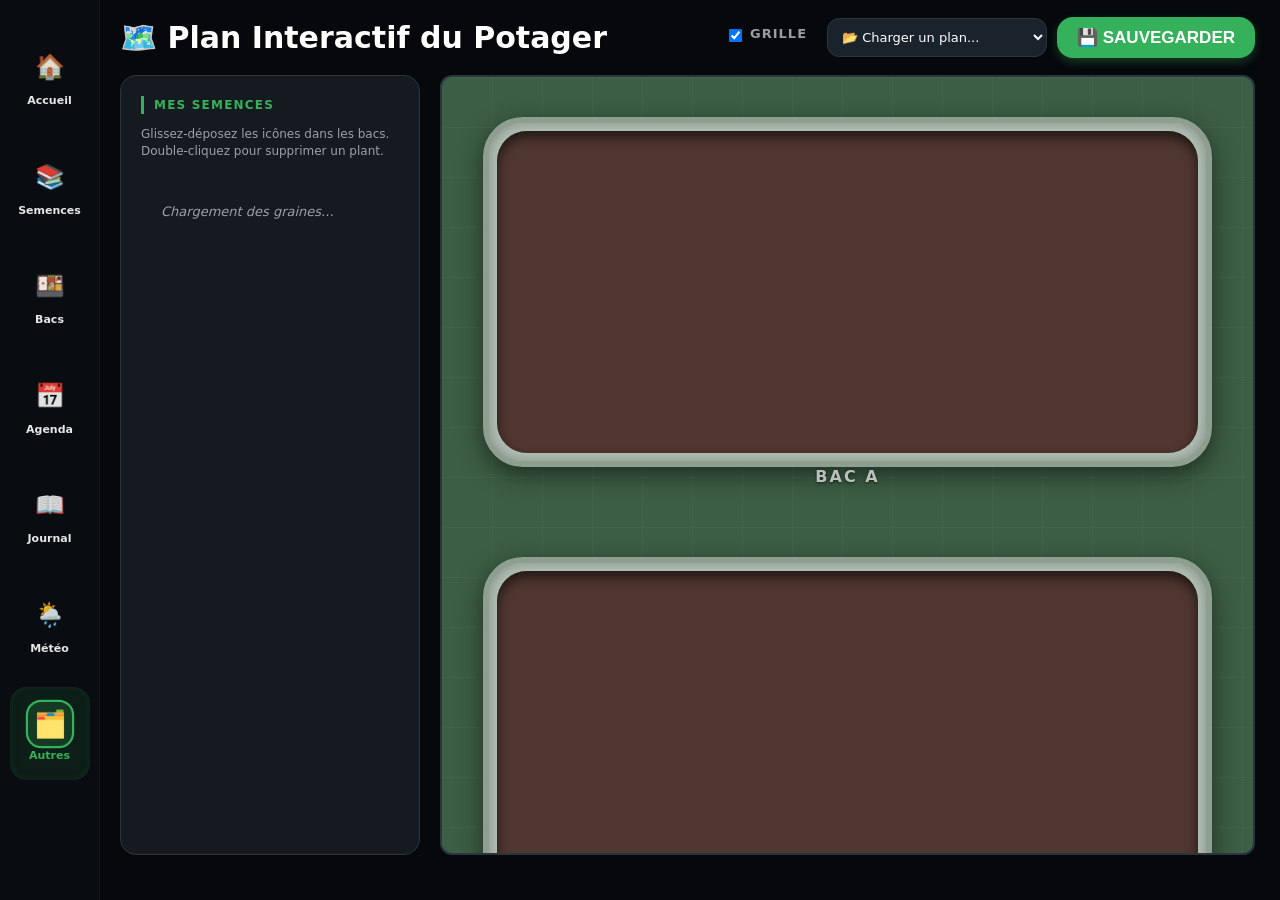
<file: plan-visuel.html>
<!DOCTYPE html>
<html lang="fr">
<head>
    <meta charset="UTF-8">
    <meta name="viewport" content="width=device-width, initial-scale=1.0, maximum-scale=1.0, user-scalable=no">
    <title>Plan Visuel - Potager 2026</title>
    <link rel="stylesheet" href="style.css">
    <link rel="icon" type="image/png" href="icon.png">
    <style>
        body.plan-mode { min-height: 100vh; padding: 0; margin: 0; }
        
        #game-board {
            position: relative;
            background: #3c5e44; /* Vert plus vibrant de type "jeu" sans agresser l'oeil */
            width: 100%;
            height: calc(100vh - 120px); /* Même hauteur que la palette environ */
            border-radius: 12px;
            border: 2px solid var(--border-color);
            overflow-y: auto; /* Scroll vertical activé */
            overflow-x: hidden;
            padding-bottom: 50px; /* Espace pour le dernier bac */
        }

        #game-board.show-grid {
            background-image: 
                linear-gradient(rgba(255,255,255,0.03) 1px, transparent 1px),
                linear-gradient(90deg, rgba(255,255,255,0.03) 1px, transparent 1px);
            background-size: 50px 50px;
        }
        
        .sprites-palette {
            display: flex;
            flex-wrap: wrap;
            gap: 12px;
            align-content: flex-start;
            padding-top: 10px;
        }

        .sprite {
            width: 45px;
            height: 45px;
            background-size: cover;
            background-position: center;
            background-repeat: no-repeat;
            background-color: #1f2933; /* Fond de secours */
            border-radius: 50%;
            border: 2px solid rgba(255,255,255,0.15);
            cursor: grab;
            display: flex;
            justify-content: center;
            align-items: center;
            box-shadow: 0 4px 8px rgba(0,0,0,0.4), inset 0 0 10px rgba(255,255,255,0.05);
            transition: transform 0.1s, box-shadow 0.1s;
            overflow: hidden;
            font-size: 0;
        }

        .sprite.no-image {
            background-image: none !important;
            font-size: 16px; 
            font-weight: 800;
            color: white;
            text-shadow: 0 1px 3px black;
        }

        .sprite:active { cursor: grabbing; transform: scale(1.3); box-shadow: 0 12px 24px rgba(0,0,0,0.6); z-index: 1000; }
        
        /* Modèles physiques des bacs en pourcentages pour s'adapter à la grille fluide */
        .bac-metal {
            background: #b6c4b8; /* Métal plus clair et contemporain */
            border-radius: 40px; 
            border: 6px solid #8e9e90;
            position: absolute;
            box-shadow: inset 0 0 15px rgba(0,0,0,0.3), 0 8px 25px rgba(0,0,0,0.5);
        }
        
        .terre-interieure {
            background: #50372f; /* Terre bien chaude et moelleuse */
            margin: 8px; /* Marge réduite pour conserver le ratio en responsif */
            height: calc(100% - 16px);
            border-radius: 30px;
            box-shadow: inset 0 6px 12px rgba(0,0,0,0.6);
            position: relative;
        }

        .bac-metal span {
            position: absolute;
            bottom: -28px;
            left: 50%;
            transform: translateX(-50%);
            color: rgba(255,255,255,0.7);
            font-weight: bold;
            font-size: 16px;
            letter-spacing: 2px;
            text-shadow: 0 1px 3px rgba(0,0,0,0.6);
        }
    </style>
</head>
<body class="plan-mode">

    <!-- MOBILE ERROR MESSAGE -->
    <div id="mobile-warning" class="container mobile-only" style="margin-top: 50px;">
        <div class="card" style="text-align:center; padding: 40px;">
            <div style="font-size: 50px; margin-bottom: 20px;">🖥️</div>
            <h2 style="color: var(--danger-red)">Écran trop petit</h2>
            <p>Le module <strong>"Plan Interactif"</strong> vous permet de tapisser l'écran pour cartographier en 2D vos cultures façon jeu vidéo.</p>
            <p style="margin-bottom: 30px;">Pour des raisons évidentes de confort et de jouabilité, il n'est <strong>disponible que sur votre ordinateur</strong> (grand écran).</p>
            <button class="save-btn" onclick="window.location.href='index.html'">RETOUR À L'ACCUEIL</button>
        </div>
    </div>

    <!-- DESKTOP GAME INTERFACE -->
    <div id="game-interface" class="desktop-only" style="padding: 15px 25px 20px 120px; display: flex; flex-direction: column; box-sizing: border-box;">
        
        <div style="display: flex; justify-content: space-between; align-items: center; margin-bottom: 15px;">
            <h1 style="margin: 0;">🗺️ Plan Interactif du Potager</h1>
            <div style="display: flex; gap: 10px; align-items: center;">
                <label style="display: inline-flex; align-items: center; color: rgba(255,255,255,0.6); font-size: 13px; cursor: pointer; margin-right: 10px; font-weight: bold; text-transform: uppercase; letter-spacing: 1px;">
                    <input type="checkbox" id="chk-grid" checked onchange="document.getElementById('game-board').classList.toggle('show-grid', this.checked)" style="margin-right: 8px; width: auto; margin-bottom: 0;"> Grille
                </label>
                <select id="select-saves" class="btn-secondary" style="margin: 0; padding: 10px; width: 220px; background: #1a222c; color: white; border: 1px solid var(--border-color); border-radius: 12px; font-size: 13px; cursor: pointer;" onchange="if(this.value) loadPlanFromFile(this.value)">
                    <option value="">📂 Charger un plan...</option>
                </select>
                <button class="save-btn" id="btn-save" style="margin: 0; padding: 10px 20px; width: auto;" onclick="savePlan()">💾 SAUVEGARDER</button>
            </div>
        </div>

        <div style="display: flex; gap: 20px; align-items: flex-start;">
            
            <!-- Palette (Toolbar) ancrée pour le scroll -->
            <div id="palette" style="width: 300px; background: var(--card-bg); border-radius: 16px; padding: 20px; overflow-y: auto; border: 1px solid var(--border-color); position: sticky; top: 20px; height: calc(100vh - 120px);">
                <div class="section-title" style="margin-top:0;">Mes Semences</div>
                <p style="font-size:12px; color:var(--text-secondary); line-height: 1.4;">Glissez-déposez les icônes dans les bacs.<br>Double-cliquez pour supprimer un plant.</p>
                
                <div class="sprites-palette" id="seeds-palette">
                    <div class="empty-msg">Chargement des graines...</div>
                </div>
            </div>

            <!-- Board -->
            <div style="flex: 1; border-radius: 16px; position: relative;">
                <div id="game-board" class="show-grid">
                    <!-- Bacs empilés verticalement à 90% de largeur -->
                    <div class="bac-metal" id="bac-a" style="width: 90%; height: 350px; left: 5%; top: 40px;">
                        <div class="terre-interieure"></div>
                        <span>BAC A</span>
                    </div>
                    
                    <div class="bac-metal" id="bac-b" style="width: 90%; height: 350px; left: 5%; top: 480px;">
                        <div class="terre-interieure"></div>
                        <span>BAC B</span>
                    </div>

                    <div class="bac-metal" id="bac-c" style="width: 90%; height: 350px; left: 5%; top: 920px;">
                        <div class="terre-interieure"></div>
                        <span>BAC C</span>
                    </div>

                    <div class="bac-metal" id="bac-d" style="width: 90%; height: 350px; left: 5%; top: 1360px;">
                        <div class="terre-interieure"></div>
                        <span>BAC D</span>
                    </div>

                    <!-- Bac E (Plus grand x1.5 et centré) -->
                    <div class="bac-metal" id="bac-e" style="width: 50%; height: 250px; left: 25%; top: 1800px; border-radius: 20px; border-width: 4px;">
                        <div class="terre-interieure" style="border-radius:15px;"></div>
                        <span style="bottom: -28px;">BAC E</span>
                    </div>

                </div>
            </div>
        </div>
    </div>

    <!-- Navigation pour pouvoir ressortir du jeu -->
    <nav class="nav-bar">
        <a href="index.html" class="nav-item"><span class="nav-icon">🏠</span>Accueil</a>
        <a href="repertoire.html" class="nav-item"><span class="nav-icon">📚</span>Semences</a>
        <a href="bacs.html" class="nav-item"><span class="nav-icon">🍱</span>Bacs</a>
        <a href="agenda.html" class="nav-item"><span class="nav-icon">📅</span>Agenda</a>
        <a href="journal.html" class="nav-item desktop-only"><span class="nav-icon">📖</span>Journal</a>
        <a href="meteo.html" class="nav-item desktop-only"><span class="nav-icon">🌦️</span>Météo</a>
        <!-- On laisse active Autres vu qu'on a retiré Plan Visuel du menu gauche -->
        <a href="autres.html" class="nav-item active-nav"><span class="nav-icon">🗂️</span>Autres</a>
    </nav>

    <script>
        const user = localStorage.getItem('gh_user'), 
              repo = localStorage.getItem('gh_repo'), 
              token = localStorage.getItem('gh_token');
        
        const GRID_SIZE = 50;
        let globalSeeds = [];
        let spriteIdCounter = 0;

        async function init() {
            if(!token) return;
            try {
                // Charger les semences pour la palette
                const resS = await fetch(`https://api.github.com/repos/${user}/${repo}/contents/semences.json?t=${Date.now()}`, { 
                    headers: { 'Authorization': `Bearer ${token}` } 
                });
                globalSeeds = JSON.parse(decodeURIComponent(escape(atob((await resS.json()).content))));
                
                let paletteHtml = "";
                globalSeeds.sort((a,b)=>a.identite.nom_commun.localeCompare(b.identite.nom_commun)).forEach(s => {
                    const l1 = s.identite.nom_commun.charAt(0).toUpperCase();
                    const l2 = s.identite.nom_commun.charAt(1) ? s.identite.nom_commun.charAt(1).toLowerCase() : '';
                    const iconPath = `img/seeds/${s.id}.png`;
                    
                    paletteHtml += `
                        <div class="sprite source-sprite" 
                             draggable="true" 
                             data-seed="${s.id}" 
                             title="${s.identite.nom_commun}${s.identite.variete ? ' - ' + s.identite.variete : ''}" 
                             style="background-image: url('${iconPath}'); background-color:hsl(${(s.id * 89) % 360}, 65%, 45%);">
                            ${l1}${l2}
                        </div>
                    `;
                });
                document.getElementById('seeds-palette').innerHTML = paletteHtml;
                
                // Charger la liste des sauvegardes GitHub
                await refreshSavesList();
                
                // Charger le dernier plan local par défaut au cas où
                loadPlanLocal();
                
                setupDragAndDrop();
            } catch(e) { console.error("Erreur init:", e); }
        }

        async function refreshSavesList() {
            if(!token) return;
            try {
                const res = await fetch(`https://api.github.com/repos/${user}/${repo}/contents/saves?t=${Date.now()}`, {
                    headers: { 'Authorization': `Bearer ${token}` }
                });
                
                const select = document.getElementById('select-saves');
                select.innerHTML = '<option value="">📂 Charger un plan...</option>';
                
                if (res.ok) {
                    const files = await res.json();
                    // Garder uniquement les .json et trier par nom inverse (date plus récente en premier)
                    const jsonFiles = files
                        .filter(f => f.name.endsWith('.json'))
                        .sort((a, b) => b.name.localeCompare(a.name));
                    
                    jsonFiles.forEach(f => {
                        const opt = document.createElement('option');
                        opt.value = f.name;
                        // Transformer 2024-05-20_14h30.json en format lisible
                        opt.innerText = f.name.replace('.json', '').replace('_', ' à ').replace('-', '/').replace('-', '/');
                        select.appendChild(opt);
                    });
                }
            } catch (e) { console.warn("Dossier saves non trouvé ou erreur:", e); }
        }

        function setupDragAndDrop() {
            const board = document.getElementById('game-board');
            let draggedEl = null;
            let grabOffsetX = 0;
            let grabOffsetY = 0;

            document.addEventListener('dragstart', (e) => {
                if (e.target.classList.contains('sprite')) {
                    draggedEl = e.target;
                    e.dataTransfer.effectAllowed = 'copyMove';
                    const rect = draggedEl.getBoundingClientRect();
                    grabOffsetX = e.clientX - rect.left;
                    grabOffsetY = e.clientY - rect.top;
                }
            });

            document.addEventListener('dragend', (e) => { draggedEl = null; });

            board.addEventListener('dragover', (e) => {
                e.preventDefault();
                e.dataTransfer.dropEffect = draggedEl && draggedEl.classList.contains('source-sprite') ? 'copy' : 'move';
            });

            board.addEventListener('drop', (e) => {
                e.preventDefault();
                if(!draggedEl) return;
                const rect = board.getBoundingClientRect();
                let x = Math.round((e.clientX - rect.left - grabOffsetX + board.scrollLeft) / GRID_SIZE) * GRID_SIZE;
                let y = Math.round((e.clientY - rect.top - grabOffsetY + board.scrollTop) / GRID_SIZE) * GRID_SIZE;

                if (draggedEl.classList.contains('source-sprite')) {
                    const clone = draggedEl.cloneNode(true);
                    spriteIdCounter++;
                    clone.id = 'sprite-' + spriteIdCounter;
                    clone.classList.remove('source-sprite');
                    clone.classList.add('board-sprite');
                    clone.style.position = 'absolute';
                    clone.style.left = x + 'px';
                    clone.style.top = y + 'px';
                    clone.draggable = true;
                    clone.style.zIndex = 10;
                    clone.addEventListener('dblclick', () => { clone.remove(); });
                    board.appendChild(clone);
                } else {
                    draggedEl.style.left = x + 'px';
                    draggedEl.style.top = y + 'px';
                }
            });
        }

        async function savePlan() {
            if (!token) { alert("Configurez GitHub dans les paramètres d'abord."); return; }
            
            const btn = document.getElementById('btn-save');
            btn.innerText = "⏳ ENVOI...";
            btn.disabled = true;

            const boardSprites = document.querySelectorAll('.board-sprite');
            const planData = [];
            boardSprites.forEach(bs => {
                planData.push({
                    seedId: bs.getAttribute('data-seed'),
                    x: bs.style.left, 
                    y: bs.style.top
                });
            });

            const now = new Date();
            const filename = `${now.getFullYear()}-${String(now.getMonth()+1).padStart(2,'0')}-${String(now.getDate()).padStart(2,'0')}_${String(now.getHours()).padStart(2,'0')}h${String(now.getMinutes()).padStart(2,'0')}.json`;
            const content = btoa(unescape(encodeURIComponent(JSON.stringify(planData))));

            try {
                // Sauvegarde locale de sécurité
                localStorage.setItem('potager_plan2D', JSON.stringify(planData));

                // Sauvegarde GitHub
                const res = await fetch(`https://api.github.com/repos/${user}/${repo}/contents/saves/${filename}`, {
                    method: 'PUT',
                    headers: { 'Authorization': `Bearer ${token}`, 'Content-Type': 'application/json' },
                    body: JSON.stringify({
                        message: `Sauvegarde plan potager ${filename}`,
                        content: content
                    })
                });

                if (res.ok) {
                    alert("Plan sauvegardé sur GitHub avec succès !");
                    await refreshSavesList();
                } else {
                    const err = await res.json();
                    throw new Error(err.message);
                }
            } catch (e) {
                alert("Erreur lors de la sauvegarde : " + e.message);
            } finally {
                btn.innerText = "💾 SAUVEGARDER";
                btn.disabled = false;
            }
        }

        async function loadPlanFromFile(filename) {
            if (!filename) return;
            if (!confirm("Charger cette sauvegarde ? Le plan actuel sera remplacé.")) return;

            try {
                const res = await fetch(`https://api.github.com/repos/${user}/${repo}/contents/saves/${filename}?t=${Date.now()}`, {
                    headers: { 'Authorization': `Bearer ${token}` }
                });
                const data = await res.json();
                const planData = JSON.parse(decodeURIComponent(escape(atob(data.content))));
                applyPlanData(planData);
            } catch (e) {
                alert("Erreur lors du chargement : " + e.message);
            }
        }

        function loadPlanLocal() {
            const data = localStorage.getItem('potager_plan2D');
            if(data) applyPlanData(JSON.parse(data));
        }

        function applyPlanData(planData) {
            const board = document.getElementById('game-board');
            // Nettoyer les anciens sprites du board
            document.querySelectorAll('.board-sprite').forEach(s => s.remove());
            
            planData.forEach(item => {
                const source = document.querySelector(`.source-sprite[data-seed="${item.seedId}"]`);
                if(source) {
                    const clone = source.cloneNode(true);
                    spriteIdCounter++;
                    clone.id = 'sprite-' + spriteIdCounter;
                    clone.classList.remove('source-sprite');
                    clone.classList.add('board-sprite');
                    clone.style.position = 'absolute';
                    clone.style.left = item.x;
                    clone.style.top = item.y;
                    clone.draggable = true;
                    clone.style.zIndex = 10;
                    clone.addEventListener('dblclick', () => { clone.remove(); });
                    board.appendChild(clone);
                }
            });
        }

        window.onload = init;
    </script>
</body>
</html>
</file>
<file: style.css>
/* ==========================================================================
   1. VARIABLES & ADN VISUEL (Thème Stitch)
   ========================================================================== */
:root {
    --bg-main: #0c1015;
    --card-bg: #151a21;
    --text-primary: #ffffff;
    --text-secondary: #9aa1a9;
    --accent-green: #35b05b;
    --border-color: #2b3540;
    --edit-yellow: #f1c40f;
    --danger-red: #da373c;
    --shadow: 0 4px 12px rgba(0, 0, 0, 0.5);
}

/* Reset & Comportement Global */
* { 
    box-sizing: border-box; 
    -webkit-tap-highlight-color: transparent; 
}

body {
    background-color: var(--bg-main);
    color: var(--text-primary);
    font-family: 'Inter', -apple-system, system-ui, sans-serif;
    margin: 0; 
    padding: 20px; 
    padding-bottom: 110px; /* Espace pour la barre de navigation */
    font-size: 15px; 
    line-height: 1.5;
    overflow-x: hidden;
}

.container {
    max-width: 600px;
    margin: 0 auto;
}

/* Éléments réservés au bureau (cachés sur mobile) */
.desktop-only {
    display: none !important;
}

/* Éléments invisibles sur bureau (Affichés que sur mobile) */
.mobile-only {
    display: block;
}

/* ==========================================================================
   2. EN-TÊTE & TITRES
   ========================================================================== */
header { 
    display: flex; 
    justify-content: space-between; 
    align-items: center; 
    margin-bottom: 25px; 
}

header h1 { 
    flex: 1; 
    text-align: center; 
    font-size: 20px; 
    font-weight: 800; 
    margin: 0 10px; 
}

.section-title { 
    font-size: 12px; 
    color: var(--accent-green); 
    text-transform: uppercase; 
    margin: 25px 0 12px; 
    letter-spacing: 1.2px; 
    font-weight: 800; 
    border-left: 3px solid var(--accent-green); 
    padding-left: 10px; 
}

.month-title {
    font-size: 14px;
    font-weight: 800;
    color: var(--text-primary);
    margin: 30px 0 15px 10px;
    text-transform: capitalize;
}

/* ==========================================================================
   3. COMPOSANTS DE CARTES (Cards)
   ========================================================================== */
.card, .info-card, .zone-card, .journal-card, .task-card {
    background: var(--card-bg); 
    border-radius: 20px; 
    padding: 18px;
    border: 1px solid var(--border-color); 
    margin-bottom: 16px; 
    width: 100%;
    box-shadow: var(--shadow);
}

/* Style spécifique Journal (Liseré) */
.journal-card {
    border-left: 4px solid var(--accent-green);
    cursor: pointer;
}

.note-meta { 
    font-size: 11px; 
    color: var(--accent-green); 
    font-weight: 700; 
    text-transform: uppercase; 
    margin-bottom: 6px; 
}

.note-title { 
    font-size: 17px; 
    font-weight: 800; 
    margin-bottom: 8px; 
    color: #fff; 
}

.note-content { 
    color: var(--text-primary); 
    font-size: 14px; 
    white-space: pre-wrap; /* Respecte les retours à la ligne */
}

.info-label {
    display: block; 
    font-size: 11px; 
    color: var(--accent-green); 
    font-weight: 700; 
    text-transform: uppercase; 
    margin-bottom: 2px;
}

.info-value {
    margin-bottom: 12px;
    font-size: 15px;
}

/* ==========================================================================
   4. FORMULAIRES & INPUTS (Correction Alignements)
   ========================================================================== */
label { 
    display: block; 
    margin-bottom: 8px; 
    font-size: 12px; 
    color: var(--accent-green); 
    text-transform: uppercase; 
    font-weight: 700; 
    letter-spacing: 0.5px;
}

input[type="text"], 
input[type="number"], 
input[type="date"], 
input[type="password"], 
select, 
textarea { 
    width: 100%; 
    padding: 14px 16px; 
    background-color: #080a0d; 
    color: var(--text-primary); 
    border: 1px solid var(--border-color); 
    border-radius: 12px; 
    font-size: 16px; 
    margin-bottom: 20px; 
    outline: none;
    font-family: inherit;
    transition: border-color 0.2s;
}

input:focus, select:focus, textarea:focus { 
    border-color: var(--accent-green); 
}

/* Cas particulier : sélecteur et bouton côte à côte */
.grid-2 select, .grid-2 input { margin-bottom: 0; }

/* ==========================================================================
   5. BOUTONS (Stitch Style)
   ========================================================================== */
.save-btn { 
    width: 100%; 
    padding: 18px; 
    background-color: var(--accent-green); 
    color: white; 
    border: none; 
    border-radius: 16px; 
    font-weight: 800; 
    font-size: 17px; 
    cursor: pointer; 
    box-shadow: 0 4px 10px rgba(53, 176, 91, 0.3);
}

.save-btn:active { transform: scale(0.98); }
.save-btn:disabled { opacity: 0.6; cursor: not-allowed; }

/* Boutons secondaires (Historique, etc.) */
.filter-btn, .toggle-btn, .expand-btn { 
    width: 100%; 
    padding: 12px; 
    background: rgba(255, 255, 255, 0.05); 
    border: 1px solid var(--border-color); 
    color: var(--text-secondary); 
    border-radius: 12px; 
    font-size: 12px; 
    font-weight: 700; 
    text-transform: uppercase;
    cursor: pointer;
}

/* Bouton Retour (Flèche) */
.back-btn { 
    text-decoration: none; 
    color: #fff; 
    font-size: 28px; 
    display: flex; 
    align-items: center; 
    background: none; 
    border: none; 
    cursor: pointer; 
}

/* Bouton Modifier (Badge) */
.edit-btn { 
    text-decoration: none; 
    background: rgba(241, 196, 15, 0.1); 
    color: var(--edit-yellow); 
    padding: 8px 14px; 
    border-radius: 10px; 
    font-size: 11px; 
    font-weight: 800; 
    border: 1px solid var(--edit-yellow); 
}

/* Bouton Photo */
.photo-btn { 
    width: 100%; 
    padding: 16px; 
    background: rgba(255, 255, 255, 0.02); 
    border: 2px dashed var(--border-color); 
    border-radius: 14px; 
    color: var(--text-secondary); 
    text-align: center; 
    cursor: pointer; 
    margin-bottom: 20px;
}

/* Grille de types d'actions (Accueil/Modif) */
.type-grid { 
    display: grid; 
    grid-template-columns: repeat(3, 1fr); 
    gap: 10px; 
    margin-bottom: 20px; 
}

.type-btn { 
    padding: 14px 5px; 
    background: var(--card-bg); 
    border: 1px solid var(--border-color); 
    border-radius: 14px; 
    color: #fff; 
    font-size: 12px; 
    font-weight: 700; 
    text-align: center; 
    cursor: pointer;
    display: flex;
    flex-direction: column;
    align-items: center;
    gap: 5px;
}

.type-btn span { font-size: 18px; }
.type-btn.active { 
    background: var(--accent-green); 
    border-color: var(--accent-green); 
    box-shadow: 0 0 15px rgba(53, 176, 91, 0.3);
}

/* ==========================================================================
   6. GESTION DES IMAGES
   ========================================================================== */
img { 
    max-width: 100%; 
    height: auto; 
    border-radius: 14px; 
    display: block; 
}

/* Images dans le journal et les fiches détaillées */
.journal-card img, 
.info-card img, 
#preview-img, 
.journal-img {
    width: 100%; 
    max-height: 300px; /* Limite de confort visuel */
    object-fit: cover; /* Remplit le cadre proprement */
    background: #000;
    border: 1px solid var(--border-color);
    margin: 15px 0;
}

/* ==========================================================================
   7. ÉLÉMENTS SPÉCIFIQUES (Agenda, Bacs, Fiches)
   ========================================================================== */

/* Timeline Agenda */
.timeline { 
    position: relative; 
    padding-left: 25px; 
    border-left: 2px solid #2b3540; 
    margin-left: 15px; 
}

.task-card::before { 
    content: ''; 
    position: absolute; 
    left: -33px; 
    top: 24px; 
    width: 14px; 
    height: 14px; 
    background: var(--accent-green); 
    border-radius: 50%; 
    border: 3px solid var(--bg-main);
}

.past-task { opacity: 0.4; filter: grayscale(0.8); }

/* Bacs : Items */
.item { 
    display: flex; 
    justify-content: space-between; 
    align-items: center; 
    padding: 12px 0; 
    border-bottom: 1px dotted var(--border-color); 
}
.item:last-child { border-bottom: none; }
.item-name { font-weight: 800; font-size: 15px; color: #fff; }
.item-variety { font-size: 12px; color: var(--text-secondary); margin-top: 2px; }
.item-qty { 
    font-weight: 900; 
    color: var(--accent-green); 
    background: rgba(53, 176, 91, 0.1); 
    padding: 2px 8px; 
    border-radius: 6px; 
    font-size: 13px; 
}

/* Masquage items supplém. (Bacs) */
.extra-item { display: none !important; }
.is-expanded .extra-item { display: flex !important; animation: fadeIn 0.3s ease; }

/* Fiches : Icônes Grid */
.icon-grid { 
    display: grid; 
    grid-template-columns: repeat(3, 1fr); 
    gap: 10px; 
    margin: 15px 0; 
}

.icon-box { 
    background: var(--card-bg); 
    border: 1px solid var(--border-color); 
    padding: 12px 8px; 
    border-radius: 16px; 
    text-align: center;
    box-shadow: var(--shadow);
}

.icon-box small { 
    display: block; 
    font-size: 9px; 
    color: var(--accent-green); 
    text-transform: uppercase; 
    font-weight: 800; 
    margin-bottom: 4px;
}

.icon-box span { 
    display: block; 
    font-size: 14px; 
    font-weight: 700; 
    color: #fff; 
}

/* ==========================================================================
   8. NAVIGATION & WIDGETS
   ========================================================================== */
.nav-bar { 
    position: fixed; 
    bottom: 0; 
    left: 0; 
    width: 100%; 
    height: 85px; 
    background: #0c1015; 
    border-top: 1px solid var(--border-color); 
    display: flex; 
    justify-content: space-around; 
    align-items: center; 
    z-index: 100; 
}

.nav-item { 
    color: #fff; 
    text-decoration: none; 
    font-size: 10px; 
    display: flex; 
    flex-direction: column; 
    align-items: center; 
    opacity: 0.8; /* Plus clair par défaut */
    font-weight: 700;
    transition: all 0.2s;
}

.nav-item.active-nav { 
    opacity: 1; 
    color: var(--accent-green); 
}

/* Indicateur autour de l'icône de la page active */
.active-nav .nav-icon {
    display: flex;
    justify-content: center;
    align-items: center;
    width: 44px;
    height: 44px;
    background: rgba(53, 176, 91, 0.15);
    border: 2px solid var(--accent-green);
    border-radius: 14px;
    margin-bottom: 2px;
}

.nav-icon { 
    font-size: 24px; 
    margin-bottom: 4px;
    width: 44px;
    height: 44px;
    display: flex;
    align-items: center;
    justify-content: center;
    transition: all 0.2s;
}

/* Météo Scroll */
.weather-scroll { 
    display: flex; 
    overflow-x: auto; 
    gap: 12px; 
    padding: 5px 0 15px 0; 
    scrollbar-width: none; 
}
.weather-scroll::-webkit-scrollbar { display: none; }

.weather-day { 
    min-width: 90px; 
    background: #111; 
    padding: 15px; 
    border-radius: 18px; 
    text-align: center; 
    border: 1px solid var(--border-color); 
    flex-shrink: 0; 
}

/* ==========================================================================
   9. UTILITAIRES & ANIMATIONS
   ========================================================================== */
.grid-2 { display: grid; grid-template-columns: 1fr 1fr; gap: 12px; }
.grid-3 { display: grid; grid-template-columns: repeat(3, 1fr); gap: 10px; }
.grid-4 { display: grid; grid-template-columns: repeat(4, 1fr); gap: 8px; }

.badge { 
    background: var(--accent-green); 
    color: #fff; 
    font-size: 11px; 
    padding: 2px 10px; 
    border-radius: 20px; 
    font-weight: 900; 
}

.empty-msg { 
    color: var(--text-secondary); 
    font-style: italic; 
    font-size: 13px; 
    text-align: center; 
    padding: 20px; 
}

.hidden { display: none !important; }

@keyframes fadeIn { 
    from { opacity: 0; transform: translateY(-5px); } 
    to { opacity: 1; transform: translateY(0); } 
}

/* ==========================================================================
   10. DESKTOP MODE (TABLEAU DE BORD PREMIUM)
   ========================================================================== */
@media (min-width: 1024px) {
    /* Fond assombri pour faire ressortir les panneaux */
    body {
        background-color: #06080c; 
        padding: 40px 60px;
        padding-left: 150px; 
    }

    /* En-tête séparé élégamment */
    header {
        max-width: 1400px;
        margin: 0 auto 40px auto;
        padding-bottom: 25px;
        border-bottom: 1px solid rgba(255,255,255,0.05);
    }

    header h1 {
        text-align: left;
        font-size: 32px;
        letter-spacing: -0.5px;
    }

    .container {
        max-width: 1400px;
        display: grid;
        grid-template-columns: repeat(auto-fit, minmax(360px, 1fr));
        gap: 30px;
        align-items: start;
    }

    /* Les titres de sections principaux séparateurs */
    .container > .section-title {
        grid-column: 1 / -1;
        margin-top: 20px;
        margin-bottom: 10px;
        font-size: 22px;
        color: #fff;
        border-left: none;
        padding-left: 0;
        text-transform: none;
        font-weight: 800;
        letter-spacing: 0;
    }

    /* Transformation unifiée de tous les widgets et action-express en Panneaux (Cards) Premium */
    .widget, #action-express {
        background: var(--card-bg);
        border: 1px solid var(--border-color);
        border-radius: 24px;
        padding: 30px;
        box-shadow: 0 12px 30px rgba(0, 0, 0, 0.3);
        display: flex;
        flex-direction: column;
        transition: transform 0.2s, box-shadow 0.2s;
    }

    .widget:hover, #action-express:hover {
        transform: translateY(-2px);
        box-shadow: 0 16px 40px rgba(0, 0, 0, 0.4);
    }

    /* Ajouter un titre généré pour unifier Action Express */
    #action-express::before {
        content: "⚡ ACTION RAPIDE";
        font-size: 13px;
        color: var(--accent-green);
        text-transform: uppercase;
        font-weight: 800;
        letter-spacing: 1.2px;
        margin-bottom: 25px;
        border-left: 3px solid var(--accent-green);
        padding-left: 10px;
    }

    /* Nettoyage des sous-cartes pour éviter le syndrome "boîte dans la boîte" */
    .widget > .card, .widget > .info-card, .widget > #stats-recoltes {
        border: none !important;
        background: transparent !important;
        box-shadow: none !important;
        padding: 0 !important;
        margin-bottom: 0 !important;
    }

    /* Retrait des styles en ligne (inline) ajoutés via JS pour les levées */
    #sprouts-box {
        background: transparent !important;
        border: none !important;
        padding: 0 !important;
    }

    /* Les titres internes aux panneaux */
    .widget .section-title {
        margin-top: 0;
        margin-bottom: 25px;
        font-size: 13px;
    }

    /* Grille Météo intégrée harmonieusement */
    .weather-scroll {
        display: grid;
        grid-template-columns: repeat(auto-fill, minmax(90px, 1fr));
        gap: 12px;
        padding: 0;
        overflow: visible;
    }

    /* Alignement parfait en haut pour le journal en 2 colonnes */
    .journal-col .section-title {
        margin-top: 0;
    }

    #action-express {
        padding: 40px;
    }

    .weather-day {
        min-width: 0;
        background: rgba(255, 255, 255, 0.02);
        border: 1px solid rgba(255, 255, 255, 0.04);
        border-radius: 16px;
        transition: background 0.2s;
    }
    
    .weather-day:hover {
        background: rgba(255, 255, 255, 0.05);
    }

    /* Scrollbars internes discrètes et élégantes */
    #agenda-box, #notes-box {
        max-height: 55vh;
        overflow-y: auto;
        padding-right: 15px; /* Espace pour la scrollbar */
    }

    #agenda-box::-webkit-scrollbar, #notes-box::-webkit-scrollbar {
        width: 5px;
    }
    #agenda-box::-webkit-scrollbar-thumb, #notes-box::-webkit-scrollbar-thumb {
        background: #2b3540;
        border-radius: 5px;
    }

    /* Transparence des conteneurs générateurs (Bacs) */
    #bacs-container {
        display: contents;
    }

    /* Affichage des éléments purement desktop (ex: icônes Journal et Météo) */
    .desktop-only {
        display: flex !important;
    }

    /* Masquage des messages réservés au mobile */
    .mobile-only {
        display: none !important;
    }

    /* Barre de Navigation Verticale (Sidebar) Premium */
    .nav-bar {
        position: fixed;
        top: 0;
        left: 0;
        width: 100px;
        height: 100vh;
        flex-direction: column;
        justify-content: flex-start;
        padding-top: 30px;
        border-top: none;
        border-right: 1px solid rgba(255, 255, 255, 0.04);
        background: #090c10;
        gap: 15px;
    }

    .nav-item {
        font-size: 11px;
        opacity: 0.9; /* Plus clair */
        padding: 15px 5px;
        width: 80px;
        border-radius: 16px;
        transition: all 0.2s ease;
    }

    .nav-item:hover {
        opacity: 1;
        background: rgba(255, 255, 255, 0.05);
        transform: translateY(-2px);
    }

    .nav-item.active-nav {
        opacity: 1;
        background: rgba(53, 176, 91, 0.1);
        color: var(--accent-green);
        box-shadow: inset 0 0 10px rgba(53, 176, 91, 0.1);
    }

    .active-nav .nav-icon {
        background: rgba(53, 176, 91, 0.2);
        border: 2px solid var(--accent-green);
        transform: scale(1.1);
    }
}

/* ==========================================================================
   11. VIGNETTES ET MODALES IMAGES
   ========================================================================== */
.journal-content-wrap {
    display: flex;
    justify-content: space-between;
    align-items: flex-start;
    gap: 15px;
}

.journal-text {
    flex: 1;
    min-width: 0; /* Nécessaire pour que le texte revienne à la ligne dans flex */
}

/* Surcharge de la taille de l'image de la note (priorité max) */
.journal-card img.journal-thumb,
.journal-thumb {
    width: 90px !important;
    height: 90px !important;
    min-width: 90px !important;
    border-radius: 16px;
    object-fit: cover !important;
    background: #000;
    border: 1px solid var(--border-color);
    flex-shrink: 0;
    margin: 0 !important;
    transition: transform 0.2s;
}

.journal-thumb:hover {
    transform: scale(1.05);
}

/* Modale plein écran (Lightbox) */
.image-modal {
    position: fixed;
    z-index: 9999;
    top: 0;
    left: 0;
    width: 100%;
    height: 100vh;
    background: rgba(0, 0, 0, 0.9);
    display: flex;
    justify-content: center;
    align-items: center;
    backdrop-filter: blur(5px);
    cursor: pointer;
}

.image-modal-content {
    max-width: 90%;
    max-height: 85vh;
    border-radius: 12px;
    box-shadow: 0 10px 30px rgba(0,0,0,0.5);
    object-fit: contain;
}

.image-modal-close {
    position: absolute;
    top: 20px;
    right: 30px;
    color: #fff;
    font-size: 40px;
    font-weight: 800;
    cursor: pointer;
    transition: color 0.2s;
}

.image-modal-close:hover {
    color: var(--danger-red);
}
</file>
